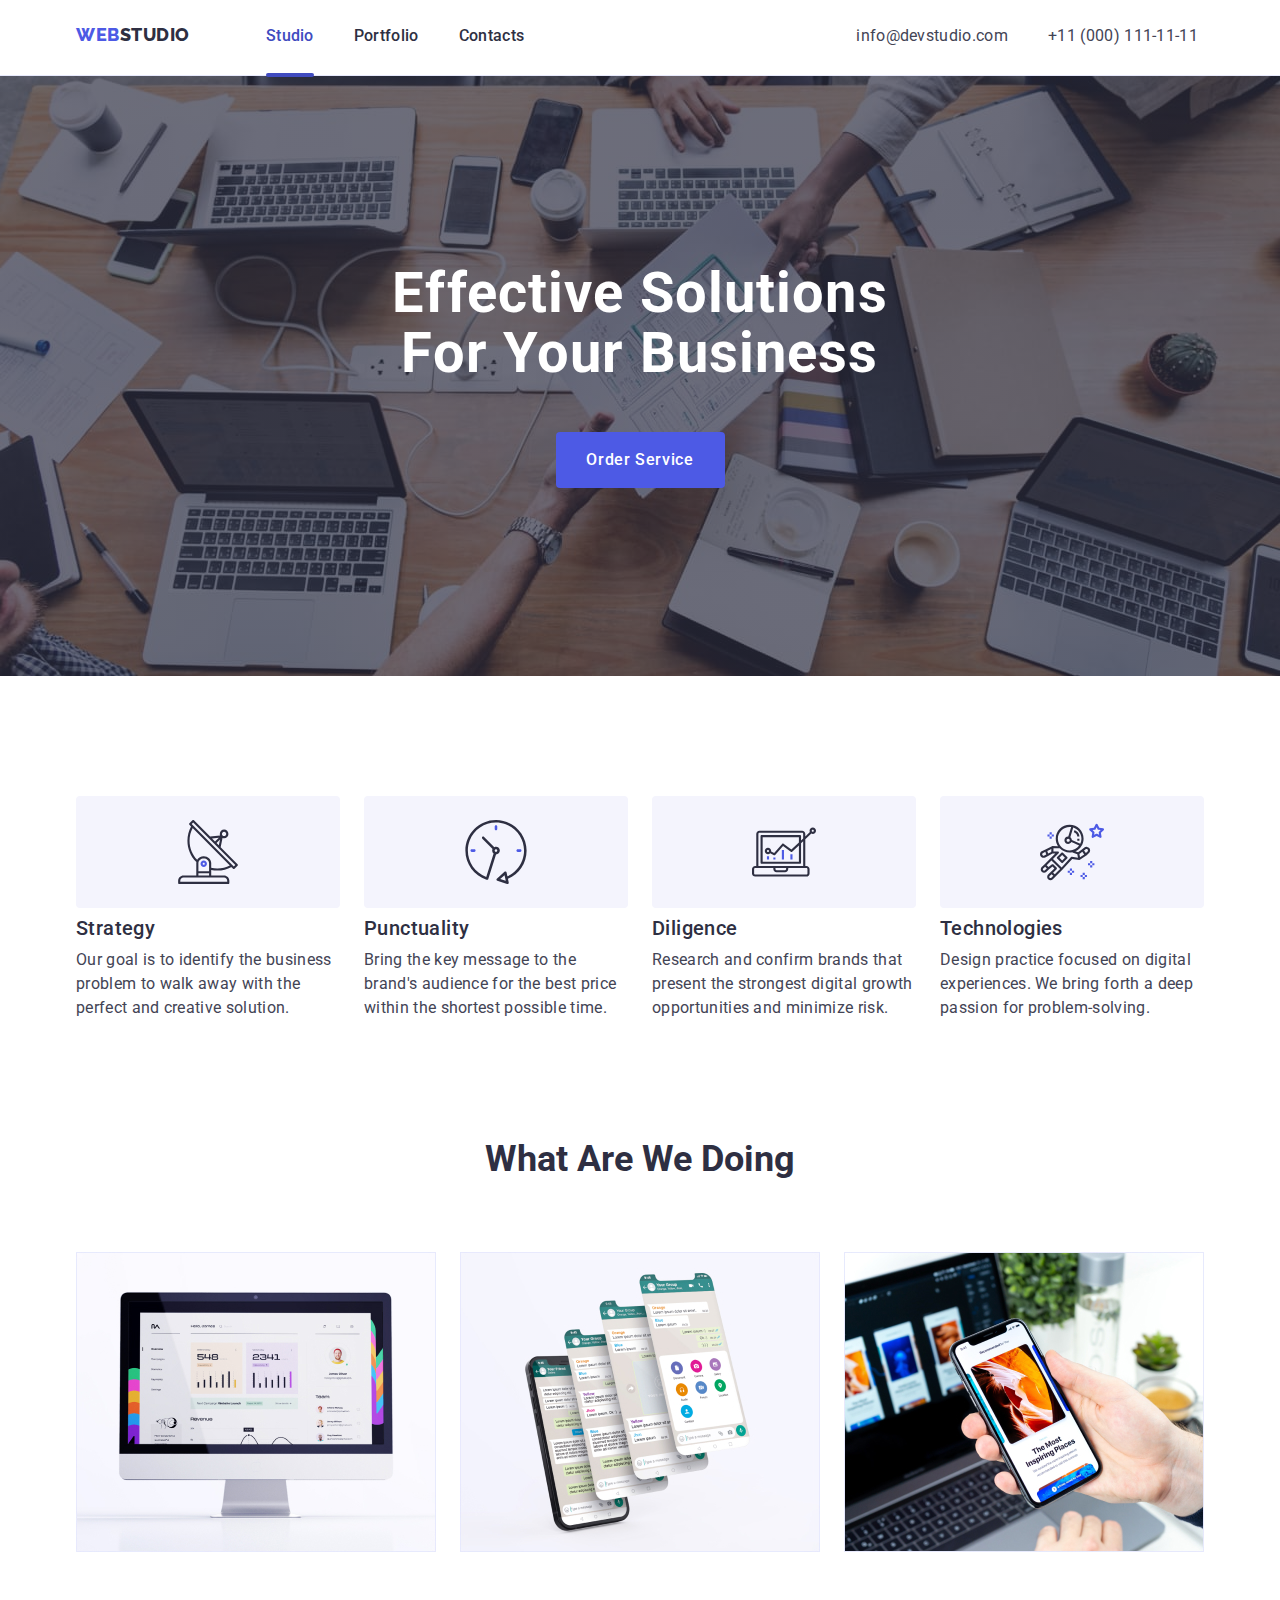
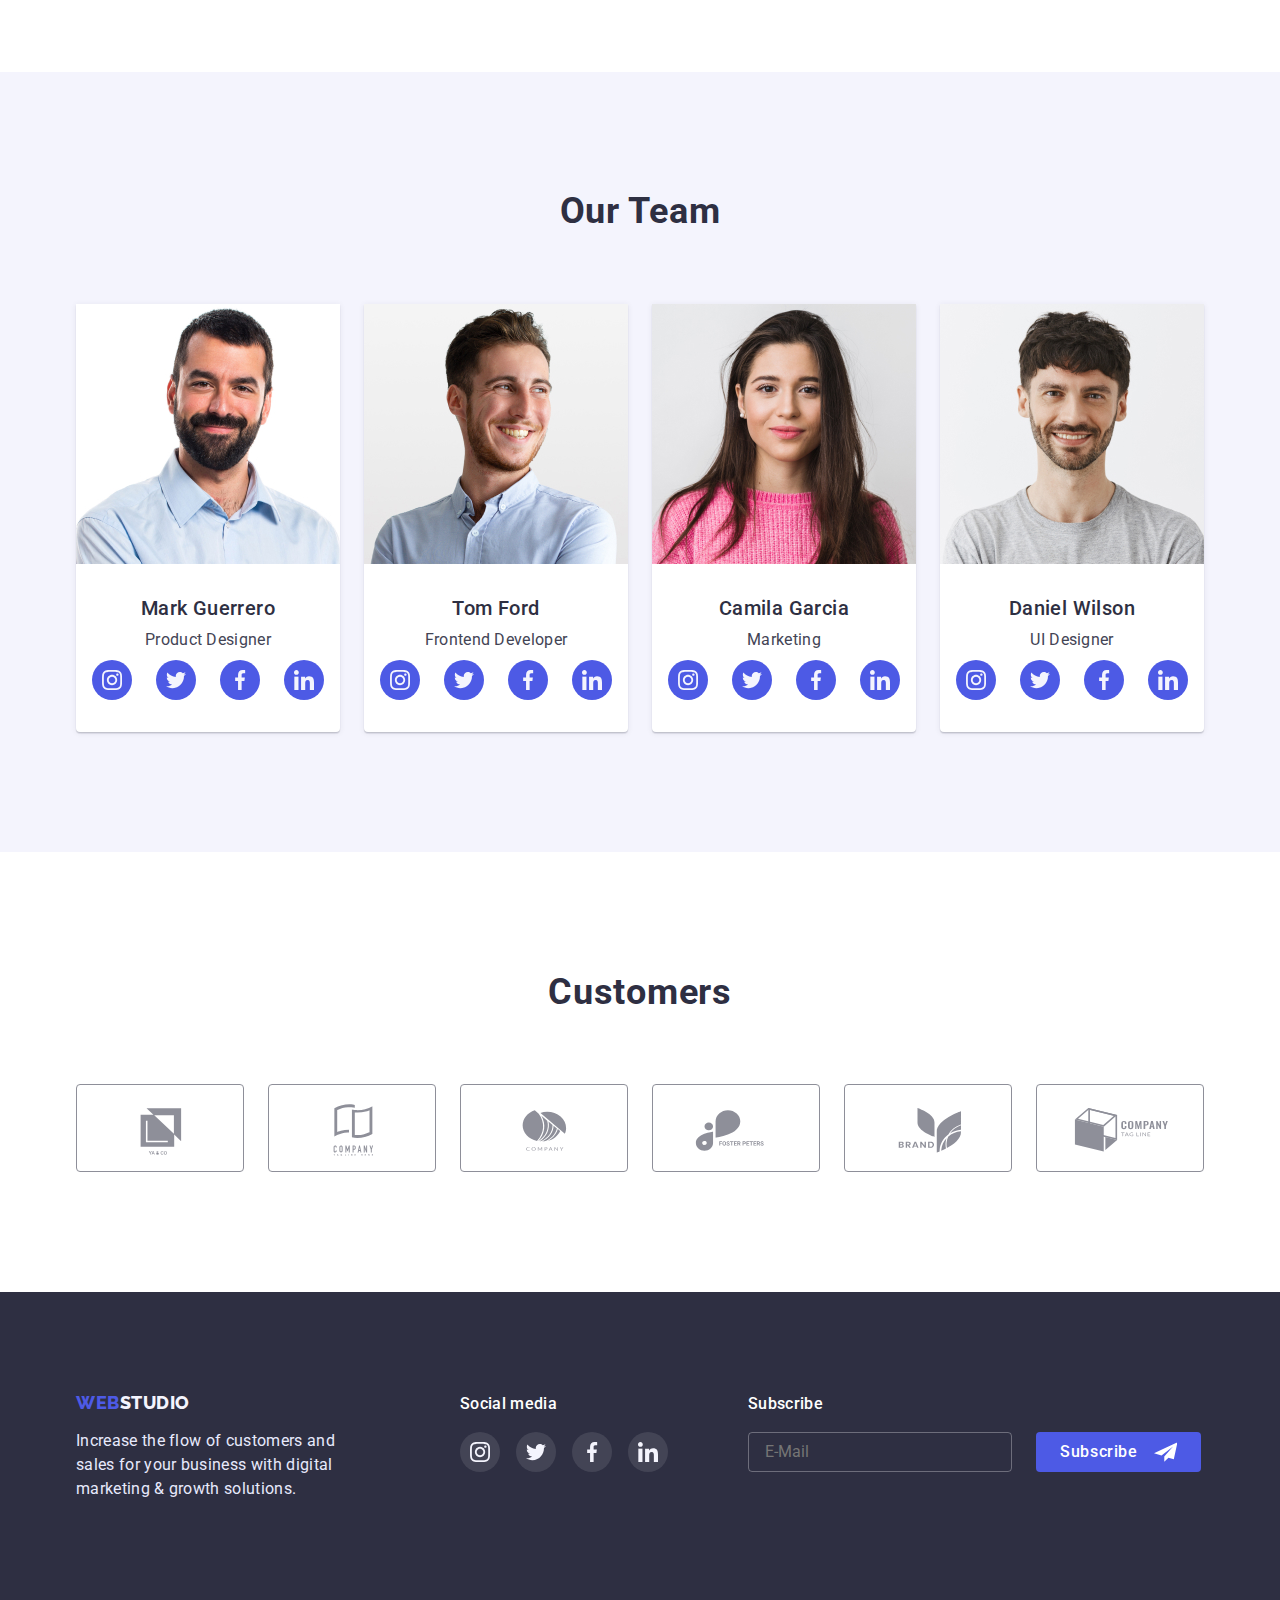
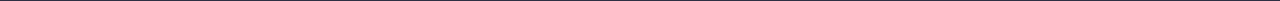
<file: index.html>
<!DOCTYPE html>
<html lang="en">
  <head>
    <meta charset="UTF-8" />
    <meta http-equiv="X-UA-Compatible" content="IE=edge" />
    <meta name="viewport" content="width=device-width, initial-scale=1.0" />
    <title>Document</title>
    <link rel="preconnect" href="https://fonts.googleapis.com">
<link rel="preconnect" href="https://fonts.gstatic.com" crossorigin>
<link href="https://fonts.googleapis.com/css2?family=Raleway:wght@800&family=Roboto:wght@400;500;700;900&display=swap" rel="stylesheet">
  <link rel="stylesheet" href="https://cdnjs.cloudflare.com/ajax/libs/modern-normalize/1.1.0/modern-normalize.min.css">  
  <link rel="stylesheet" href="./css/styles.css">
  <link rel="stylesheet" href="./css/mobile-media.css">
  <link rel="stylesheet" href="./css/tablet-media.css">
  <link rel="stylesheet" href="./css/desktop-media.css">
  </head>
  <body class="body" id="body">
    <!-- Header -->
    <!-- in local storage -->

  <header class="header">
    <div class="container">
      <nav class="header-nav list">
        <a class="header-logo-web link" href="./index.html">WEB<span class="header-logo-studio">Studio</span></a>
          <ul class="header-list list link">
            <li class="header-item">
              <a class="header-link-studio current link" href="./index.html">Studio</a></li>
            <li class="header-item">
              <a class="header-link link" href="./portfolio.html">Portfolio</a></li>
            <li class="header-item">
              <a class="header-link link" href="">Contacts</a></li>
          </ul>
         <address class="address">
            <ul class="address-list list">
              <li>
                <a class="header-mail link" href="mailto:info@devstudio.com">info@devstudio.com</a>
              </li>
              <li>
                <a class="header-tell link" href="tel:+110001111111">+11 (000) 111-11-11</a>
              </li>
            </ul>
          </address>
          <button type="button" data-menu-open class="menu-open-btn">
            <svg class="menu-open-icon">
              <use href="./images/symbol-defs.svg#icon-menu-hamburger"></use>
            </svg>
          </button>
        </nav>
      </div>
      <div class="mob-menu is-hidden" data-menu>
        <button type="button" class="menu-close-btn" data-menu-close>
          <svg class="menu-close-icon">
            <use href="./images/symbol-defs.svg#icon-Vector"></use>
          </svg>
        </button>
        <div>
        <ul class="mob-menu-list list link">
          <li class="mob-menu-item list link">
            <a class="mob-menu-link link" href="./index.html">Studio</a></li>
          <li class="mob-menu-item">
            <a class="mob-menu-link link" href="./portfolio.html">Portfolio</a></li>
          <li class="mob-menu-item">
            <a class="mob-menu-link link" href="">Contacts</a></li>
        </ul>
        </div>
        <div>
       <address class="mob-menu-address">
          <ul class="mob-menu-address-list list link">
            <li>
              <a class="mob-menu-tel" href="tel:+110001111111">+11 (000) 111-11-11</a>
            </li>
            <li>
              <a class="mob-menu-mail" href="mailto:info@devstudio.com">info@devstudio.com</a>
            </li>
          </ul>
          <ul class="mob-soc-list list">
            <li class="mob-soc-item">
              <a class="mob-soc-link link" href="">
                <svg width="20" height="20" class="mob-soc-icon">
                  <use href="./images/symbol-defs.svg#icon-instagram"></use>
                </svg>
              </a>
            </li>
            <li class="mob-soc-item">
              <a class="mob-soc-link link" href="">
                <svg width="20" height="20" class="mob-soc-icon">
                  <use href="./images/symbol-defs.svg#icon-twitter"></use>
                </svg>
              </a>
            </li>
            <li class="mob-soc-item">
              <a class="mob-soc-link link" href="">
                <svg width="20" height="20" class="mob-soc-icon">
                  <use href="./images/symbol-defs.svg#icon-facebook"></use>
                </svg>
              </a>
            </li>
            <li class="mob-soc-item">
              <a class="mob-soc-link link" href="">
                <svg width="20" height="20" class="mob-soc-icon">
                  <use href="./images/symbol-defs.svg#icon-linkedin"></use>
                </svg>
              </a>
            </li>
          </ul>
        </address>
      </div>
    </div>
    </header>

    <!-- Main -->
    <main>
          <!-- ========================== Section 1 Order Service ========================== -->

      <section class="order-service">
          <h1 class="order-title">Effective Solutions for Your Business</h1>
          <button type="button" class="header-btn" data-modal-open>Order Service</button>
      </section>

          <!-- ========================== Section 2 Strategy ========================== -->

      <section class="section-position">
        <div class="container">
          <h2 hidden class="strategy">Strategy</h2>
        <ul class="strategy-list list">
          <li class="strategy-position">
            <div class="strategy-wrap">
              <ul class="list">
                <li>
                  <svg class="strategy-icons">
                    <use href="./images/symbol-defs.svg#icon-antenna"></use>
                  </svg>
                </li>
              </ul>
            </div>
                <h3 class="strategy-title">Strategy</h3>
                <p class="strategy-subtitle">Our goal is to identify the business problem to walk away with the
                perfect and creative solution.
              </p>
          </li>
          <li class="strategy-position">
            <div class="strategy-wrap">
              <ul class="list">
                <li>
                  <svg class="strategy-icons">
                    <use href="./images/symbol-defs.svg#icon-clock"></use>
                  </svg>
                </li>
              </ul> 
            </div>
              <h3 class="strategy-title">Punctuality</h3>
              <p class="strategy-subtitle">Bring the key message to the brand's audience for the best price
              within the shortest possible time.
            </p>
          </li>
          <li class="strategy-position">
            <div class="strategy-wrap">
              <ul class="list">
                <li>
                  <svg class="strategy-icons">
                    <use href="./images/symbol-defs.svg#icon-diagram"></use>
                  </svg>
                </li>
              </ul>
            </div>
              <h3 class="strategy-title">Diligence</h3>
              <p class="strategy-subtitle">Research and confirm brands that present the strongest digital
              growth opportunities and minimize risk.
            </p>
          </li>
          <li class="strategy-position">
            <div class="strategy-wrap">
              <ul class="list">
                <li>
                  <svg class="strategy-icons">
                    <use href="./images/symbol-defs.svg#icon-astronaut"></use>
                  </svg>
                </li>
              </ul>
            </div>
              <h3 class="strategy-title">Technologies</h3>
              <p class="strategy-subtitle">Design practice focused on digital experiences. We bring forth a
              deep passion for problem-solving.
            </p>
          </li>
        </ul>
        </div>
      </section>

          <!-- ========================== Section 3 What are we doing ========================== -->

      <section class="section-about-position container">
        <div>
          <h2 class="about-info">What are we doing</h2>
        <ul class="about-title list">
          <li>
            <img 
            srcset="
              ./images/img-1.jpg 1x, 
              ./images/img-1-2x.jpg 2x"
            src="./images/img-1.jpg" 
            alt="img-1" 
            width="360">
          </li>
          <li>
            <img 
            srcset="
            ./images/img-2.jpg 1x, 
            ./images/img-2-2x.jpg 2x"
            src="./images/img-2.jpg" 
            alt="img-1" 
            width="360">
          </li>
          <li>
            <img 
            srcset="
            ./images/img-3.jpg 1x, 
            ./images/img-3-2x.jpg 2x"
            src="./images/img-3.jpg" 
            alt="img-1" 
            width="360">
          </li>
        </ul>
      </div>
      </section>

          <!-- ========================== Section 4 Our Team ========================== -->

      <section class="hero-container">
        <div class="container">
          <h2 class="hero">Our Team</h2>
            <ul class="hero-list list">
              <li class="hero-border">
                <img 
                srcset="
                  ./images/Team-card-1.jpg 1x, 
                  ./images/Team-card-1-2x.jpg 2x"
                src="./images/Team-card-1.jpg" 
                alt="Team-card-1" 
                width="264">
                <div class="hero-content">
                  <h3 class="hero-title">Mark Guerrero</h3>
                  <p class="hero-subtitle">Product Designer</p>
                  <ul class="team-soc-list list">
                    <li class="team-soc-item">
                      <a class="team-soc-link link" href="">
                        <svg width="20" height="20" class="team-soc-icon">
                          <use href="./images/symbol-defs.svg#icon-instagram"></use>
                        </svg>
                      </a>
                    </li>
                    <li class="team-soc-item">
                      <a class="team-soc-link link" href="">
                        <svg width="20" height="20" class="team-soc-icon">
                          <use href="./images/symbol-defs.svg#icon-twitter"></use>
                        </svg>
                      </a>
                    </li>
                    <li class="team-soc-item">
                      <a class="team-soc-link link" href="">
                        <svg width="20" height="20" class="team-soc-icon">
                          <use href="./images/symbol-defs.svg#icon-facebook"></use>
                        </svg>
                      </a>
                    </li>
                    <li class="team-soc-item">
                      <a class="team-soc-link link" href="">
                        <svg width="20" height="20" class="team-soc-icon">
                          <use href="./images/symbol-defs.svg#icon-linkedin"></use>
                        </svg>
                      </a>
                    </li>
                  </ul>
                </div>
              </li>
              <li class="hero-border">
                <img 
                srcset="
                  ./images/Team-card-2.jpg 1x, 
                  ./images/Team-card-2-2x.jpg 2x"
                src="./images/Team-card-2.jpg" 
                alt="Team-card-2" 
                width="264">
                <div class="hero-content">
                  <h3 class="hero-title">Tom Ford</h3>
                  <p class="hero-subtitle">Frontend Developer</p>
                  <ul class="team-soc-list list">
                    <li class="team-soc-item">
                      <a class="team-soc-link link" href="">
                        <svg width="20" height="20" class="team-soc-icon">
                          <use href="./images/symbol-defs.svg#icon-instagram"></use>
                        </svg>
                      </a>
                    </li>
                    <li class="team-soc-item">
                      <a class="team-soc-link link" href="">
                        <svg width="20" height="20" class="team-soc-icon">
                          <use href="./images/symbol-defs.svg#icon-twitter"></use>
                        </svg>
                      </a>
                    </li>
                    <li class="team-soc-item">
                      <a class="team-soc-link link" href="">
                        <svg width="20" height="20" class="team-soc-icon">
                          <use href="./images/symbol-defs.svg#icon-facebook"></use>
                        </svg>
                      </a>
                    </li>
                    <li class="team-soc-item">
                      <a class="team-soc-link link" href="">
                        <svg width="20" height="20" class="team-soc-icon">
                          <use href="./images/symbol-defs.svg#icon-linkedin"></use>
                        </svg>
                      </a>
                    </li>
                  </ul>
                </div>
              </li>
              <li class="hero-border">
                <img 
                srcset="
                  ./images/Team-card-3.jpg 1x, 
                  ./images/Team-card-3-2x.jpg 2x"
                src="./images/Team-card-3.jpg" 
                alt="Team-card-3" 
                width="264">
                <div class="hero-content">
                    <h3 class="hero-title">Camila Garcia</h3>
                    <p class="hero-subtitle">Marketing</p>
                    <ul class="team-soc-list list">
                      <li class="team-soc-item">
                        <a class="team-soc-link link" href="">
                          <svg width="20" height="20" class="team-soc-icon">
                            <use href="./images/symbol-defs.svg#icon-instagram"></use>
                          </svg>
                        </a>
                      </li>
                      <li class="team-soc-item">
                        <a class="team-soc-link link" href="">
                          <svg width="20" height="20" class="team-soc-icon">
                            <use href="./images/symbol-defs.svg#icon-twitter"></use>
                          </svg>
                        </a>
                      </li>
                      <li class="team-soc-item">
                        <a class="team-soc-link link" href="">
                          <svg width="20" height="20" class="team-soc-icon">
                            <use href="./images/symbol-defs.svg#icon-facebook"></use>
                          </svg>
                        </a>
                      </li>
                      <li class="team-soc-item">
                        <a class="team-soc-link link" href="">
                          <svg width="20" height="20" class="team-soc-icon">
                            <use href="./images/symbol-defs.svg#icon-linkedin"></use>
                          </svg>
                        </a>
                      </li>
                    </ul>
                </div>
              </li>
              <li class="hero-border">
                <img 
                srcset="
                  ./images/Team-card-4.jpg 1x, 
                  ./images/Team-card-4-2x.jpg 2x"
                src="./images/Team-card-4.jpg" 
                alt="Team-card-4" 
                width="264">
                <div class="hero-content">
                  <h3 class="hero-title">Daniel Wilson</h3>
                  <p class="hero-subtitle">UI Designer</p>
                  <ul class="team-soc-list list">
                    <li class="team-soc-item">
                      <a class="team-soc-link link" href="">
                        <svg width="20" height="20" class="team-soc-icon">
                          <use href="./images/symbol-defs.svg#icon-instagram"></use>
                        </svg>
                      </a>
                    </li>
                    <li class="team-soc-item">
                      <a class="team-soc-link link" href="">
                        <svg width="20" height="20" class="team-soc-icon">
                          <use href="./images/symbol-defs.svg#icon-twitter"></use>
                        </svg>
                      </a>
                    </li>
                    <li class="team-soc-item">
                      <a class="team-soc-link link" href="">
                        <svg width="20" height="20" class="team-soc-icon">
                          <use href="./images/symbol-defs.svg#icon-facebook"></use>
                        </svg>
                      </a>
                    </li>
                    <li class="team-soc-item">
                      <a class="team-soc-link link" href="">
                        <svg width="20" height="20" class="team-soc-icon">
                          <use href="./images/symbol-defs.svg#icon-linkedin"></use>
                        </svg>
                      </a>
                    </li>
                  </ul>
                </div>
              </li>
            </ul>
        </div>
      </section>

          <!-- ========================== Customers ========================== -->

      <section class="customers-section">
        <h2 class="customers">Customers</h2>
        <ul class="customers-content container list">
          <li class="customers-list">
            <a class="customers-tittle" href="">
              <svg width="104" height="56" class="customers-icon">
                <use href="./images/symbol-defs.svg#icon-Logo-1"></use>
              </svg></a>
          </li>
          <li class="customers-list">
            <a class="customers-tittle" href="">
              <svg width="104" height="56" class="customers-icon">
                <use href="./images/symbol-defs.svg#icon-Logo-2"></use>
              </svg></a>
          </li>
          <li class="customers-list">
            <a class="customers-tittle" href="">
              <svg width="104" height="56" class="customers-icon">
                <use href="./images/symbol-defs.svg#icon-Logo-3"></use>
              </svg></a>
          </li>
          <li class="customers-list">
            <a class="customers-tittle" href="">
              <svg width="104" height="56" class="customers-icon">
                <use href="./images/symbol-defs.svg#icon-Logo-4"></use>
              </svg></a>
          </li>
          <li class="customers-list">
            <a class="customers-tittle" href="">
              <svg width="104" height="56" class="customers-icon">
                <use href="./images/symbol-defs.svg#icon-Logo-5"></use>
              </svg></a>
          </li>
          <li class="customers-list">
            <a class="customers-tittle" href="">
              <svg width="104" height="56" class="customers-icon">
                <use href="./images/symbol-defs.svg#icon-Logo-6"></use>
              </svg></a>
          </li>
        </ul>
      </section>

    </main>        
    <!-- Footer -->

    <footer class="footer">
      <div class="container footer-position-tablet">  
        <div class="footer-content">

          <div class="footer-position">
            <a class="footer-logo-web link" href="./index.html">WEB<span class="footer-logo-studio">Studio</span></a>
            <p class="footer-logo-text">Increase the flow of customers and sales for your business with digital marketing & growth solutions.</p>
          </div>

          <div class="footer-soc-tablet">
            <h3 class="footer-soc-title">Social media</h3>
              <ul class="footer-soc-list list">
                <li class="footer-team-soc-item">
                  <a class="footer-team-soc-link link" href="">
                    <svg width="20" height="20" class="footer-team-soc-icon">
                      <use href="./images/symbol-defs.svg#icon-instagram"></use>
                    </svg>
                  </a>
              </li>
              <li class="footer-team-soc-item">
                <a class="footer-team-soc-link link" href="">
                  <svg width="20" height="20" class="footer-team-soc-icon">
                    <use href="./images/symbol-defs.svg#icon-twitter"></use>
                  </svg>
                </a>
              </li>
              <li class="footer-team-soc-item">
                <a class="footer-team-soc-link link" href="">
                  <svg width="20" height="20" class="footer-team-soc-icon">
                    <use href="./images/symbol-defs.svg#icon-facebook"></use>
                  </svg>
                </a>
              </li>
              <li class="footer-team-soc-item">
                <a class="footer-team-soc-link link" href="">
                  <svg width="20" height="20" class="footer-team-soc-icon">
                    <use href="./images/symbol-defs.svg#icon-linkedin"></use>
                  </svg>
                </a>
              </li>
            </ul>
          </div>

          <div class="footer-soc-subcribe">
            <p class="footer-soc-title">Subscribe</p>
                <div class="subcribe-container-container">
                  <input 
                  class="subcribe-input"
                  type="email"
                  id="user-subcribe"
                  name="user-subcribe"
                  placeholder="E-Mail"
                  >
                  <button type="button" class="subscribe-btn">Subscribe
                    <svg width="24" height="24" class="subscribe-input-icon">
                      <use href="./images/symbol-defs.svg#icon-icon-send"></use>
                  </svg>
                  </button>
                </div>



          </div>
        </div>
      </div>
    </footer>

    <div class="backdrop is-hidden" data-modal>
      <div class="modal">
        <button type="button" class="modal-close-btn" data-modal-close>
          <svg width="8" height="8" class="modal-close-btn-icon">
            <use href="./images/symbol-defs.svg#icon-Vector">
            </use>
          </svg>
        </button> 

          <!-- ========================== Modal Window ========================== -->

  <div class="modal-window">
        <p class="modal-title">Leave your contacts and we will call you back</p>
          <form class="modal-form">
            <label for="user-name"></label>
              <span class="modal-label-text">Name</span> 
                <div class="input-wrap">
                  <input 
                  type="text" 
                  class="modal-input" 
                  placeholder=""
                  id="user-name" 
                  name="user-name"
                  required
                  minlength="2">
                    <svg width="18" height="24" class="modal-input-icon" viewBox="0 0 32 32"> 
                     <use href="./images/symbol-defs.svg#icon-person"></use>
                      <path d="M16 16c2.947 0 5.333-2.387 5.333-5.333s-2.387-5.333-5.333-5.333c-2.947 0-5.333 2.387-5.333 5.333s2.387 5.333 5.333 5.333zM16 18.667c-3.56 0-10.667 1.787-10.667 5.333v1.333c0 0.733 0.6 1.333 1.333 1.333h18.667c0.733 0 1.333-0.6 1.333-1.333v-1.333c0-3.547-7.107-5.333-10.667-5.333z"></path></svg>
                </div> 
            <label for="user-phone"></label>
              <span class="modal-label-text">Phone</span> 
                <div class="input-wrap">  
                  <input 
                  type="tel" 
                  class="modal-input" 
                  placeholder="" 
                  name="user-phone"
                  id="user-phone"
                  required
                  minlength="2">
                    <svg width="18" height="24" class="modal-input-icon" viewBox="0 0 24 32">
                      <use href="./images/symbol-defs.svg#icon-phone-black-18dp-1"></use> 
                      <path d="M19.635 18.487l-2.451-0.28c-0.589-0.067-1.167 0.135-1.582 0.55l-1.775 1.775c-2.731-1.389-4.969-3.618-6.359-6.359l1.785-1.785c0.415-0.415 0.618-0.994 0.55-1.582l-0.28-2.432c-0.116-0.975-0.936-1.708-1.92-1.708h-1.669c-1.090 0-1.997 0.907-1.93 1.997 0.511 8.24 7.102 14.821 15.332 15.332 1.090 0.068 1.997-0.839 1.997-1.93v-1.669c0.010-0.975-0.724-1.795-1.698-1.911z"></path></svg>
                </div> 
            <label for="user-mail"></label>
              <span class="modal-label-text">Email</span> 
                <div class="input-wrap">  
                  <input 
                  type="email" 
                  class="modal-input" 
                  placeholder="" 
                  name="user-mail"
                  id="user-mail"
                  required
                  minlength="2">
                    <svg width="18" height="24" class="modal-input-icon"  viewBox="0 0 24 32">
                      <use href="./images/symbol-defs.svg#icon-email-black-18dp-1"></use> 
                      <path d="M20 8h-16c-1.1 0-1.99 0.9-1.99 2l-0.010 12c0 1.1 0.9 2 2 2h16c1.1 0 2-0.9 2-2v-12c0-1.1-0.9-2-2-2zM19.6 12.25l-7.070 4.42c-0.32 0.2-0.74 0.2-1.060 0l-7.070-4.42c-0.25-0.16-0.4-0.43-0.4-0.72 0-0.67 0.73-1.070 1.3-0.72l6.7 4.19 6.7-4.19c0.57-0.35 1.3 0.050 1.3 0.72 0 0.29-0.15 0.56-0.4 0.72z"></path></svg>
                </div> 
            <label for="textarea" class="modal-field"></label>
              <span class="modal-label-text">Comment</span> 
                <div class="input-wrap">
                <textarea 
                class="modal-textarea"
                name="textarea" 
                id="textarea" 
                placeholder="Text input"></textarea>
                </div>
                <div class="modal-field">
                  <input type="checkbox" 
                  id="privacy" 
                  value="true"
                  class="modal-check visually-hidden"
                  name="user-privacy" 
                  >
                  <label for="privacy" class="check-text">I accept the terms and conditions of the<a class="privacy-policy" href="">Privacy Policy</a></label>
                </div>
                <div class="submit-btn-title">
                  <button type="submit" class="submit-btn">Send</button>
                </div>
        </form>
      </div>
    </div>
  </div>
    <script src="./js/modal.js"></script>
    <script src="./js/mobile-menu.js"></script>
  </body>
</html>
</file>
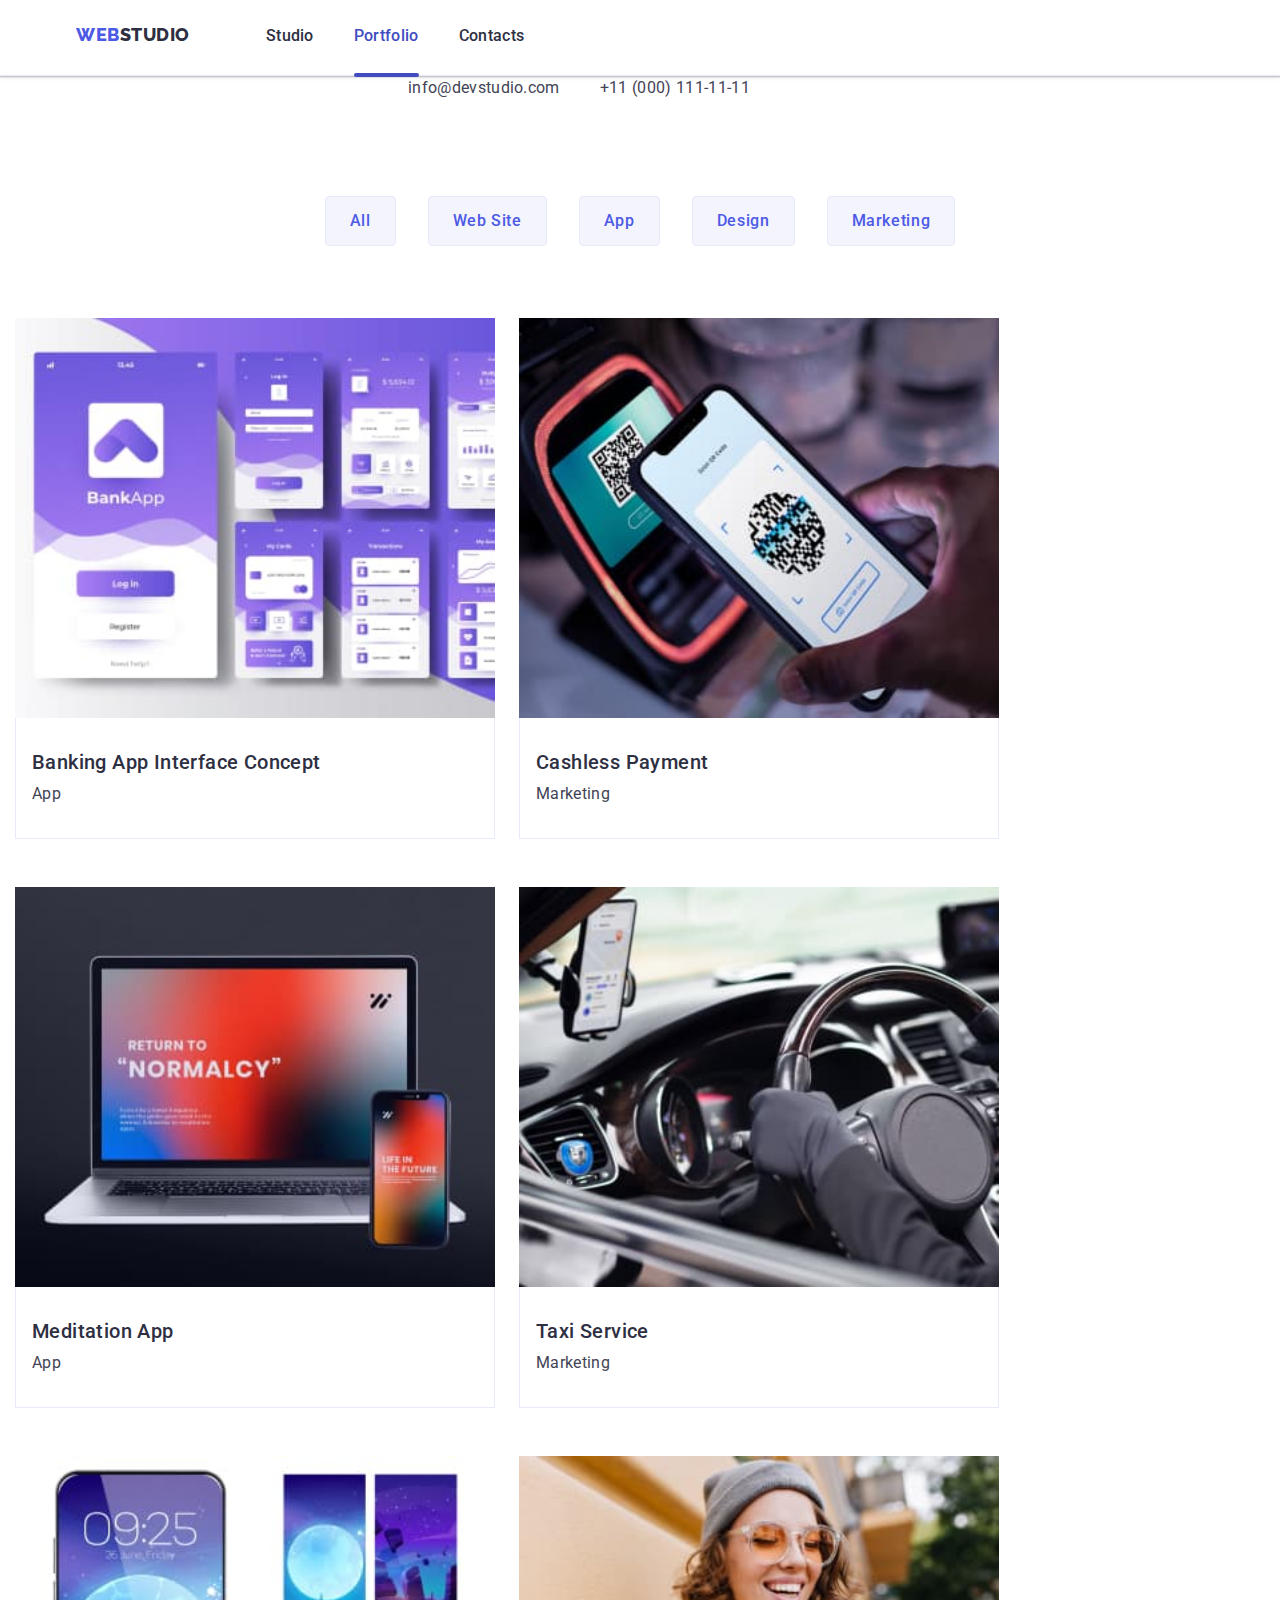
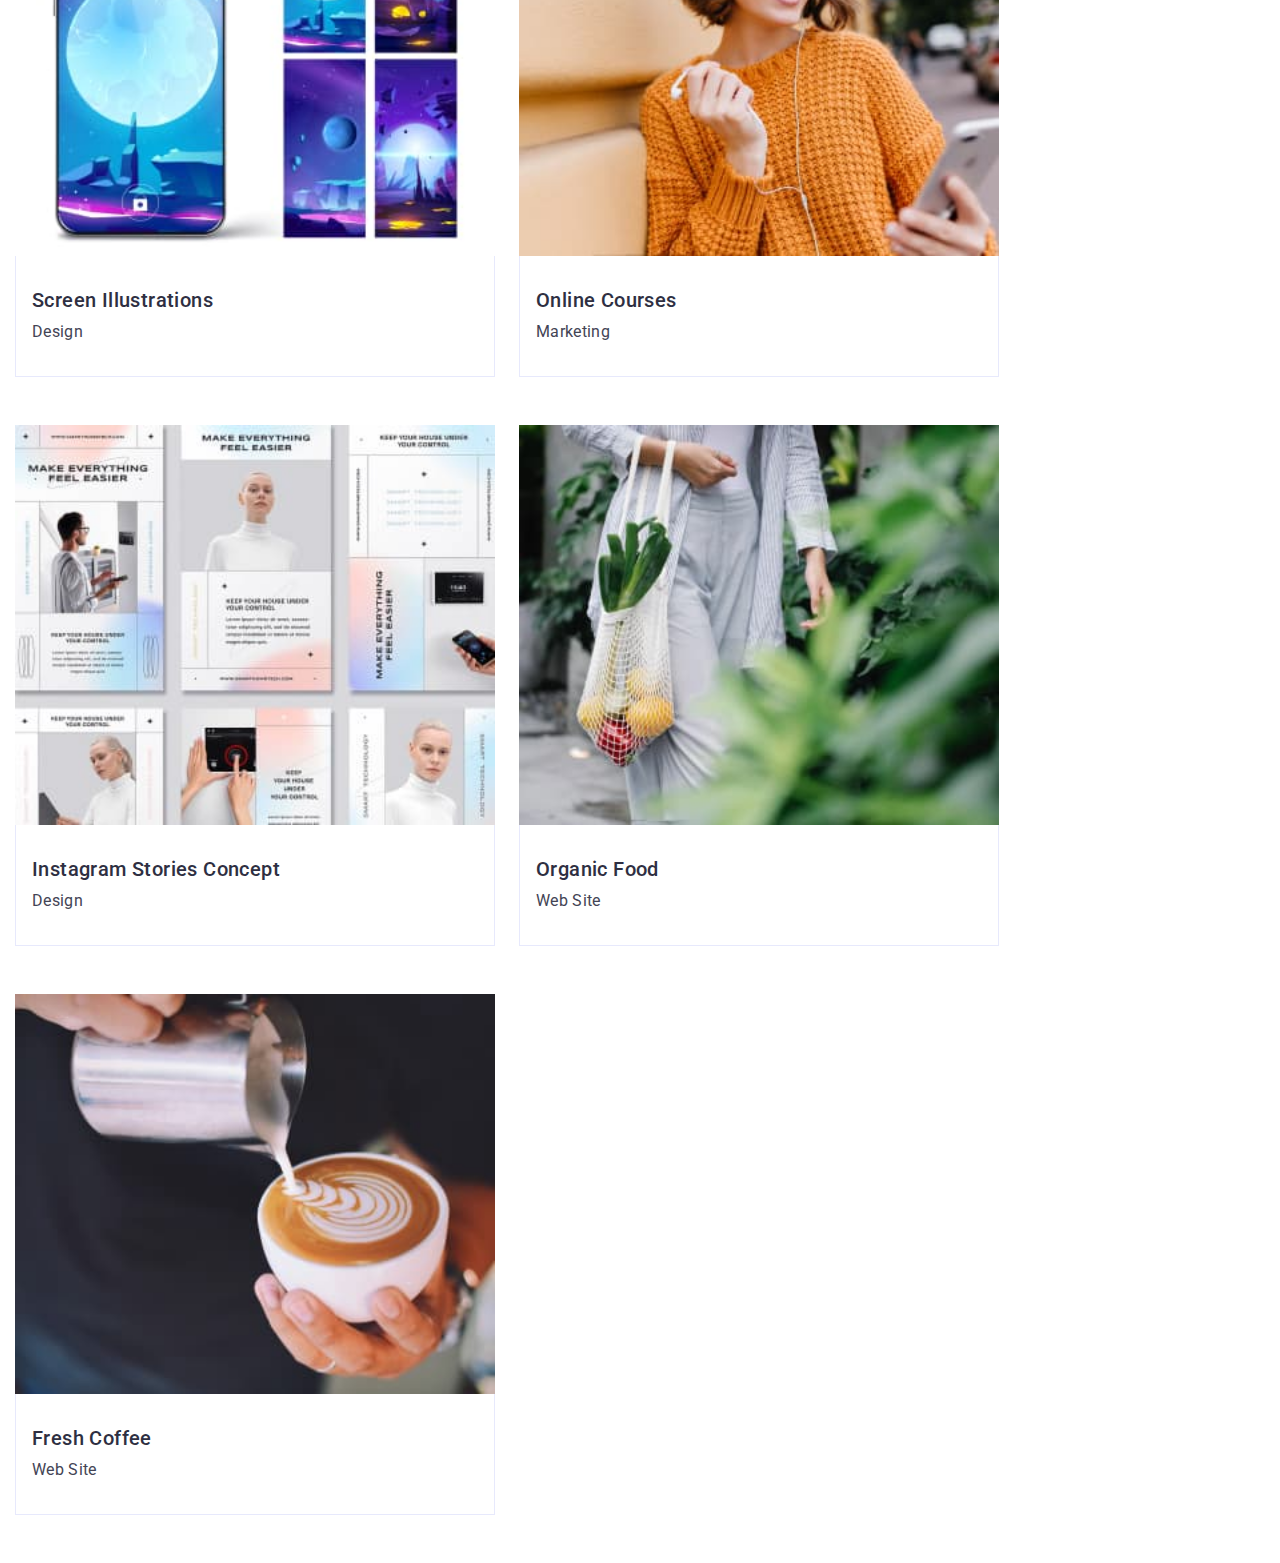
<file: portfolio.html>
<!DOCTYPE html>
<html lang="en">
  <head>
    <meta charset="UTF-8"/>
    <meta http-equiv="X-UA-Compatible" content="IE=edge"/>
    <meta name="viewport" content="width=, initial-scale=1.0"/>
    <title>Document</title>
    <link rel="preconnect" href="https://fonts.googleapis.com">
<link rel="preconnect" href="https://fonts.gstatic.com" crossorigin>
<link href="https://fonts.googleapis.com/css2?family=Raleway:wght@800&family=Roboto:wght@400;500;700;900&display=swap" rel="stylesheet">
<link rel="stylesheet" href="https://cdnjs.cloudflare.com/ajax/libs/modern-normalize/1.1.0/modern-normalize.min.css">
    <link rel="stylesheet" href="./css/styles.css">
    <link rel="stylesheet" href="./css/mobile-media.css">
    <link rel="stylesheet" href="./css/tablet-media.css">
    <link rel="stylesheet" href="./css/desktop-media.css">
  </head>
  <body class="body" id="body">
        <!-- Header -->

        <header class="header">
            <div class="container">
                <nav class="header-nav list">
                <a class="header-logo-web link" href="./index.html">WEB<span class="header-logo-studio link">studio</span></a>
                <ul class="header-list list link">
                    <li class="header-item">
                    <a class="header-link link" href="./index.html">Studio</a></li>
                    <li class="header-item">
                    <a class="header-link-studio current link" href="./portfolio.html">Portfolio</a></li>
                    <li class="header-item">
                    <a class="header-link link" href="">Contacts</a></li>
                </ul>
                </nav>
                <address class="address">
                    <ul class="address-list list">
                    <li>
                        <a class="header-mail link" href="mailto:info@devstudio.com">info@devstudio.com</a>
                    </li>
                    <li>
                        <a class="header-tell link" href="tel:+110001111111">+11 (000) 111-11-11</a>
                    </li>
                    </ul>
                </address>
            </div>
          </header>

        <!-- Main -->
        <main>

            <section>
                <h1 hidden>portfolio</h1>
                <div class="container-portfolio">
                        <ul class="portfolio-btn-list list">
                        <li><button class="portfolio-btn" type="button">All</button></li>
                        <li><button class="portfolio-btn" type="button">Web Site</button></li>
                        <li><button class="portfolio-btn" type="button">App</button></li>
                        <li><button class="portfolio-btn" type="button">Design</button></li>
                        <li><button class="portfolio-btn" type="button">Marketing</button></li>
                    </ul>
                    <ul class="portfolio-about list">
                      <li class="portfolio-title">
                        <div class="portfolio-list-img-wrapper">
                          <a class="portfolio-title-overlay" href=""><img 
                            srcset="
                              ./images/Project-card-1.jpg 1x, 
                              ./images/Project-card-1-2x.jpg 2x"
                            src="./images/Project-card-1.jpg" 
                            alt="Project-card-1"></a>                        
                                <p class="portfolio-overlay">14 Stylish and User-Friendly App Design Concepts · Task Manager App · Calorie Tracker App · Exotic Fruit Ecommerce App · Cloud Storage App</p>  
                                  </div>
                                <div class="portfolio-image">
                                      <h2 class="strategy-title">Banking App Interface Concept</h2>
                                      <p class="strategy-subtitle">App</p>
                                  </div> 
                      </li>
                        <li class="portfolio-title">
                          <div class="portfolio-list-img-wrapper">
                              <a class="portfolio-title-overlay" href=""><img 
                                srcset="
                                  ./images/Project-card-2.jpg 1x, 
                                  ./images/Project-card-2-2x.jpg 2x"
                                src="./images/Project-card-2.jpg" 
                                alt="Project-card-2"></a>
                                  <p class="portfolio-overlay">14 Stylish and User-Friendly App Design Concepts · Task Manager App · Calorie Tracker App · Exotic Fruit Ecommerce App · Cloud Storage App</p>  
                                    </div>
                                  <div class="portfolio-image">  
                                        <h2 class="strategy-title">Cashless Payment</h2>
                                        <p class="strategy-subtitle">Marketing</p>
                                    </div>
                        </li>
                       <li class="portfolio-title">
                        <div class="portfolio-list-img-wrapper">
                                <a class="portfolio-title-overlay" href=""><img 
                                  srcset="
                                    ./images/Project-card-3.jpg 1x, 
                                    ./images/Project-card-3-2x.jpg 2x"
                                  src="./images/Project-card-3.jpg" 
                                  alt="Project-card-3"></a>
                                  <p class="portfolio-overlay">14 Stylish and User-Friendly App Design Concepts · Task Manager App · Calorie Tracker App · Exotic Fruit Ecommerce App · Cloud Storage App</p>  
                                </div>
                                  <div class="portfolio-image">
                                        <h2 class="strategy-title">Meditation App</h2>
                                        <p class="strategy-subtitle">App</p>
                                    </div>
                        </li>                   
                        <li class="portfolio-title">
                          <div class="portfolio-list-img-wrapper">       
                          <a class="link" href=""><img 
                            srcset="
                              ./images/Project-card-4.jpg 1x, 
                              ./images/Project-card-4-2x.jpg 2x"
                            src="./images/Project-card-4.jpg" 
                            alt="Project-card-1"></a>    
                            <p class="portfolio-overlay">14 Stylish and User-Friendly App Design Concepts · Task Manager App · Calorie Tracker App · Exotic Fruit Ecommerce App · Cloud Storage App</p>  
                                </div>        
                              <div class="portfolio-image">
                                        <h2 class="strategy-title">Taxi Service</h2>
                                        <p class="strategy-subtitle">Marketing</p>
                                    </div>
                        </li>
                        <li class="portfolio-title">
                          <div class="portfolio-list-img-wrapper"> 
                                <a class="link" href=""><img 
                                  srcset="
                                    ./images/Project-card-5.jpg 1x, 
                                    ./images/Project-card-5-2x.jpg 2x"
                                  src="./images/Project-card-5.jpg" 
                                  alt="Project-card-2"></a>
                                  <p class="portfolio-overlay">14 Stylish and User-Friendly App Design Concepts · Task Manager App · Calorie Tracker App · Exotic Fruit Ecommerce App · Cloud Storage App</p>  
                                </div>  
                                    <div class="portfolio-image">
                                        <h2 class="strategy-title">Screen Illustrations</h2>
                                        <p class="strategy-subtitle">Design</p>
                                    </div>
                        </li>
                        <li class="portfolio-title">
                          <div class="portfolio-list-img-wrapper"> 
                                <a class="link" href=""><img 
                                  srcset="
                                    ./images/Project-card-6.jpg 1x, 
                                    ./images/Project-card-6-2x.jpg 2x"
                                  src="./images/Project-card-6.jpg" 
                                  alt="Project-card-3"></a> 
                                  <p class="portfolio-overlay">14 Stylish and User-Friendly App Design Concepts · Task Manager App · Calorie Tracker App · Exotic Fruit Ecommerce App · Cloud Storage App</p>  
                                </div>  
                                    <div class="portfolio-image">
                                        <h2 class="strategy-title">Online Courses</h2>
                                        <p class="strategy-subtitle">Marketing</p>
                                    </div>
                        </li>
                        <li class="portfolio-title">
                          <div class="portfolio-list-img-wrapper"> 
                                <a class="link" href=""><img 
                                  srcset="
                                    ./images/Project-card-7.jpg 1x, 
                                    ./images/Project-card-7-2x.jpg 2x"
                                  src="./images/Project-card-7.jpg" 
                                  alt="Project-card-1"></a>
                                  <p class="portfolio-overlay">14 Stylish and User-Friendly App Design Concepts · Task Manager App · Calorie Tracker App · Exotic Fruit Ecommerce App · Cloud Storage App</p>  
                                </div>  
                                  <div class="portfolio-image">
                                        <h2 class="strategy-title">Instagram Stories Concept</h2>
                                        <p class="strategy-subtitle">Design</p>
                                    </div>
                        </li>
                        <li class="portfolio-title">
                          <div class="portfolio-list-img-wrapper"> 
                                <a class="link" href=""><img 
                                  srcset="
                                    ./images/Project-card-8.jpg 1x, 
                                    ./images/Project-card-8-2x.jpg 2x"
                                  src="./images/Project-card-8.jpg" 
                                  alt="Project-card-2"></a>
                                  <p class="portfolio-overlay">14 Stylish and User-Friendly App Design Concepts · Task Manager App · Calorie Tracker App · Exotic Fruit Ecommerce App · Cloud Storage App</p>  
                                </div>  
                                  <div class="portfolio-image">
                                        <h2 class="strategy-title">Organic Food</h2>
                                        <p class="strategy-subtitle">Web Site</p>
                                    </div>
                        </li>
                        <li class="portfolio-title">
                          <div class="portfolio-list-img-wrapper">
                                <a class="link" href=""><img 
                                  srcset="
                                    ./images/Project-card-9.jpg 1x, 
                                    ./images/Project-card-9-2x.jpg 2x"
                                  src="./images/Project-card-9.jpg" 
                                  alt="Project-card-3"></a>
                                  <p class="portfolio-overlay">14 Stylish and User-Friendly App Design Concepts · Task Manager App · Calorie Tracker App · Exotic Fruit Ecommerce App · Cloud Storage App</p>  
                                </div>    
                                  <div class="portfolio-image">
                                        <h2 class="strategy-title">Fresh Coffee</h2>
                                        <p class="strategy-subtitle">Web Site</p>
                                  </div>
                        </li>
                    </ul>  
                  </div>
            </section>
        </main>

        <!-- Footer -->

      <!-- <footer class="footer">
            <div class="container">
              <div class="footer-position">
              <a class="footer-logo-web link" href="./index.html">WEB<span class="footer-logo-studio">Studio</span></a>
              <p class="footer-logo-text">Increase the flow of customers and sales for your business with digital marketing & growth solutions.</p>
            </div>
            <div class="footer-soc">
                <h3 class="footer-soc-title">Social media</h3>
                    <ul class="footer-soc-list list">
                        <li class="footer-team-soc-item">
                          <a class="footer-team-soc-link link" href="">
                            <svg width="20" height="20" class="footer-team-soc-icon">
                              <use href="./images/symbol-defs.svg#icon-instagram"></use>
                            </svg>
                          </a>
                      </li>
                      <li class="footer-team-soc-item">
                        <a class="footer-team-soc-link link" href="">
                          <svg width="20" height="20" class="footer-team-soc-icon">
                            <use href="./images/symbol-defs.svg#icon-twitter"></use>
                          </svg>
                        </a>
                      </li>
                      <li class="footer-team-soc-item">
                        <a class="footer-team-soc-link link" href="">
                          <svg width="20" height="20" class="footer-team-soc-icon">
                            <use href="./images/symbol-defs.svg#icon-facebook"></use>
                          </svg>
                        </a>
                      </li>
                      <li class="footer-team-soc-item">
                        <a class="footer-team-soc-link link" href="">
                          <svg width="20" height="20" class="footer-team-soc-icon">
                            <use href="./images/symbol-defs.svg#icon-linkedin"></use>
                          </svg>
                        </a>
                      </li>
                    </ul>
                  </div>
                  <div class="footer-soc-subcribe">
                    <p class="footer-soc-title">Subscribe</p>
                    <form class="footer-subcribe-form"></form>
                    <div class="subcribe-container-container">
                      <input 
                      class="subcribe-input"
                      type="email"
                      id="user-subcribe"
                      name="user-subcribe"
                      placeholder="E-Mail"
                      >
                      <button type="button" class="subscribe-btn">Subscribe
                        <svg width="24" height="24" class="subscribe-input-icon">
                          <use href="./images/symbol-defs.svg#icon-icon-send"></use>
                      </svg>
                      </button>
                    </div>
                  </div>
                  </div>
                </footer> -->
                <div class="backdrop is-hidden" data-modal>
                  <div class="modal">
                    <button type="button" class="modal-close-btn" data-modal-close>
                      <svg width="8" height="8" class="modal-close-btn-icon">
                        <use href="./images/symbol-defs.svg#icon-Vector">
                        </use>
                      </svg>
                    </button> 
            </div>
            </div>
   </body>
</html>
</file>
<file: css/styles.css>
:root {
--IRIS: #4D5AE5;
--OCEAN: #404BBF;
--NAVY-BLUE: #2E2F42;
--GREEN: #31D0AA;
--SLATE: #434455;
--LIGHT-SLATE: #8E8F99;
--CORNFLOWER: #E7E9FC;
--CLOUD: #F4F4FD;
--NAVY-BLUE-MODAL: #2E2F42;
--GREY: #2E2F42;
--WHITE: #FFFFFF;
--DAIRY: #FCFCFC;
--transition: 500ms, linear;
--timing-funtion: cubic-bezier(0.4, 0, 0.2, 1);
}

p,
ul,
li,
h1,
h2,
h3,
h4,
h5,
h6
    {
    margin: 0;
    padding: 0;

}

ul {
    padding-left: 0;
    margin: 0;
}

img {
    display: block;
    max-width: 100%;
    height: auto;
}

body {
    font-family: "Roboto", sans-serif;
    color: #434455;
}

img {
    display: block;
    width: 100%;
    height: auto;
}

.link {
    text-decoration: none;
}

.list {
    list-style: none;
}

.visually-hidden {
    position: absolute;
    width: 1px;
    height: 1px;
    margin: -1px;
    border: 0;
    padding: 0;
    white-space: nowrap;
    clip-path: inset(100%);
    clip: rect(0 0 0 0);
    overflow: hidden;
  }

.container {
    width: 100%;
    padding-left: 15px;
    padding-right: 15px;
    margin: 0 auto;
}

.section {
    padding-top: 84px;
    padding-bottom: 84px;
}

/* ============================ header ============================ */

.header-nav {
    display: flex;
    margin-right: auto;
    padding-top: 24px;
    padding-bottom: 24px;
} 

.address-list {
    display: none;
}

.header-list {
    display: none;
}

.header-logo-web{
    font-family: 'Raleway', sans-serif;;
    font-style: normal;
    font-weight: 800;
    font-size: 18px;
    line-height: 1.17;
    letter-spacing: 0.03em;
    text-transform: uppercase;
    color: var(--IRIS);
    display: flex;
}

.header-logo-studio {
    font-family: 'Raleway', sans-serif;
    font-style: normal;
    font-weight: 800;
    font-size: 18px;
    line-height: 1.17;
    letter-spacing: 0.03em;
    text-transform: uppercase;
    color:var(--NAVY-BLUE);
}

.menu-open-btn {
    border: none;
    background-color: transparent;
    display: block;
    margin-left: auto;
}
.menu-open-icon {
    width: 32px;
    height: 22px;
    fill: var(--NAVY-BLUE);
}

.menu-close-btn {
    cursor: pointer;
    position: absolute;
    top: 24px;
    right: 24px;
    display: flex;
    justify-content: center;
    align-items: center;
    width: 24px;
    height: 24px;
    border-radius: 50%;
    background-color: #E7E9FC;
    border: 1px solid rgba(0, 0, 0, 0.1);
    padding: 0;
    transition: border-color var(--GREEN);
    cursor: pointer;
    transition: opacity 250ms cubic-bezier(0.4, 0, 0.2, 1);
}
.menu-close-icon {
    width: 8px;
    height: 8px;
    justify-content: center;
}

.mob-menu {
    position: fixed;
    top: 0;
    z-index: 1;
    width: 100%;
    height: 100%;
    background-color: var(--WHITE);
    padding-left: 40px;
    padding-right: 36px;
    padding-top: 80px;
    display: flex;
    flex-direction: column;
    justify-content: space-between;
}
.mob-menu-item:not(:last-child) {
    margin-bottom: 40px;
}
.mob-menu-link {
    font-weight: 700;
    font-size: 36px;
    line-height: 1.11;
    letter-spacing: 0.02em;
    text-transform: capitalize;
    color: #2E2F42;
}

.mob-menu-tel {
    font-style: normal;
    font-weight: 700;
    font-size: 36px;
    line-height: 1.11;
    letter-spacing: 0.02em;
    text-transform: capitalize;
    color: #4D5AE5;
    text-decoration: none;
    margin-bottom: 40px;
}

.mob-menu-mail {
    font-style: normal;
    font-weight: 500;
    font-size: 20px;
    line-height: 1.2px;
    letter-spacing: 0.02em;
    color: #434455;
    text-decoration: none;
    list-style: none;
    padding-bottom: 48px;
}
.mob-soc-list {
    display: flex;
    justify-content: space-between;
    margin-top: 8px;
    margin-right: 40px;
    margin-bottom: 40px;
}
.mob-soc-item {
    width: 40px;
    height: 40px;
}
.mob-soc-link {
    width: 100%;
    height: 100%;
    border-radius: 50%;
    background-color:var(--IRIS);
    display: flex;
    align-items: center;
    justify-content: center;
}
.mob-soc-icon {
    fill: var(--CLOUD);
}

/* ============================ 1 Section ============================ */

.order-service {
    max-width: 428px;
    padding-top: 112px;
    padding-bottom: 112px;
    margin-left: auto;
    margin-right: auto;
    text-align: center;
    background-image: linear-gradient(
        rgba(46, 47, 66, 0.7),
        rgba(46, 47, 66, 0.7)
    ), 
    url(../images/hero-bg-mob.jpg);
    background-repeat: no-repeat;
    background-position: center;
    background-size: cover;
    text-align: center;
}

@media (min-device-pixel-ratio: 2),
  (min-resolution: 192dpi),
  (min-resolution: 2dppx) {
  .order-service {
    background-image: linear-gradient(
        rgba(46, 47, 66, 0.7),
        rgba(46, 47, 66, 0.7)
    ), 
    url(../images/hero-bg-mob-2x.jpg);
  }
} 
.order-title {
    width: 320px;
    height: 80px;
    margin-left: auto;
    margin-right: auto;
    margin-bottom: 72px;
    font-weight: 700;
    font-size: 36px;
    line-height: 1.11;
    text-align: center;
    letter-spacing: 0.02em;
    text-transform: capitalize;
    color:var(--WHITE);
}  

/* ============================ buttons ============================ */

.header-btn {
    font-family: "Roboto", sans-serif;
    font-weight: 500;
    font-size: 16px;
    line-height: 1.5;
    letter-spacing: 0.04em;
    color: #ffffff;
    cursor: pointer;
    display: inline-block;
    border: none;
    background-color:var(--IRIS);
    text-align: center;
    width: 169px;
    height: 56px;
    transition: opacity 250ms cubic-bezier(0.4, 0, 0.2, 1);
}

.header-btn:hover {
    background-color: var(--OCEAN);
    opacity: 1;
}
.header-btn:focus {
    background-color: var(--OCEAN);
    opacity: 1;
}

.portfolio-btn {
    font-family: "Roboto", sans-serif;
    font-weight: 500;
    font-size: 16px;
    line-height: 1.5;
    letter-spacing: 0.04em;
    color:var(--IRIS);
    cursor: pointer;
    
    display: flex;
    flex-direction: row;
    justify-content: center;
    align-items: center;
    padding: 12px 24px;
    background-color:var(--CLOUD);

    border: 1px solid #E7E9FC;
    border-radius: 4px;
    transition: opacity 250ms cubic-bezier(0.4, 0, 0.2, 1);
}

.portfolio-btn:hover {
    color:var(--WHITE);
    background-color:var(--OCEAN);
    box-shadow: 0px 3px 1px rgba(0, 0, 0, 0.1), 0px 2px 1px rgba(0, 0, 0, 0.08), 0px 2px 2px rgba(0, 0, 0, 0.12);
    opacity: 1;
}
.portfolio-btn:focus {
    background-color:var(--OCEAN);
    color: var(--WHITE);
    box-shadow: 0px 3px 1px rgba(0, 0, 0, 0.1), 0px 2px 1px rgba(0, 0, 0, 0.08), 0px 2px 2px rgba(0, 0, 0, 0.12);
    opacity: 1;
}

/* ============================ 2 Section ============================ */

.section-position {
    padding-top: 96px;
    padding-bottom: 96px;  
} 

.strategy-position::before {
    width: calc((100% - 3 * 4px) / 4);
}

.strategy-list {
    display: flex;
    flex-wrap: wrap;
    gap: 72px;
    padding: 0;
    margin: 0;
}

.strategy-title {
    font-weight: 500;
    font-size: 36px;
    line-height: 1.11;
    text-align: center;
    letter-spacing: 0.02em;
    text-transform: capitalize;
    color:var(--NAVY-BLUE);
    margin-bottom: 8px;
}
.strategy-subtitle {
    font-weight: 500;
    font-size: 16px;
    line-height: 1.5;
    letter-spacing: 0.02em;
    color:var(--SLATE);
}

.strategy-border {
    text-align: center;
    gap: 32px;
    background-color: #FFFFFF;
    box-shadow: 0px 1px 6px rgba(46, 47, 66, 0.08), 0px 1px 1px rgba(46, 47, 66, 0.16), 0px 2px 1px rgba(46, 47, 66, 0.08);
    border-radius: 0px 0px 4px 4px;
    margin-bottom: 120px;
}

.strategy-wrap {
    display: none;
}

.strategy-icons {
    display: none;
}

/* ============================ 3 Section ============================ */

.section-about-position
{
    display: none;
}

/* ============================ 4 Section ============================ */

.hero-container {
    background-color:var(--CLOUD);
    padding-top: 96px;
    padding-bottom: 128px;
}

.hero {
    font-weight: 700;
    font-size: 36px;
    line-height: 2.22;
    text-align: center;
    letter-spacing: 0.02em;
    text-transform: capitalize;
    color: #2E2F42;
    margin-bottom: 72px;
}

.hero-title {
    font-weight: 500;
    font-size: 20px;
    line-height: 1.2;
    text-align: center;
    letter-spacing: 0.02em;
    color: #2E2F42;
    margin-bottom: 8px;
}

.hero-subtitle {
    font-weight: 400;
    font-size: 16px;
    line-height: 1.5;
    text-align: center;
    letter-spacing: 0.02em;
    color: #434455;
}

.hero-border {
    text-align: center;
    gap: 72px;
    background-color: #FFFFFF;
    box-shadow: 0px 1px 6px rgba(46, 47, 66, 0.08), 0px 1px 1px rgba(46, 47, 66, 0.16), 0px 2px 1px rgba(46, 47, 66, 0.08);
    border-radius: 0px 0px 4px 4px;
}

/* ============================ SOCIAL ============================ */


.team-soc-link {
    width: 100%;
    height: 100%;
    border-radius: 50%;
    background-color:var(--IRIS);
    display: flex;
    align-items: center;
    justify-content: center;
}

.team-soc-icon {
    fill: var(--CLOUD);
    transition: opacity 250ms cubic-bezier(0.4, 0, 0.2, 1);
}

.team-soc-link:hover {
    background-color:var(--OCEAN);
    opacity: 1;
} 
.team-soc-link:focus {
    background-color: var(--OCEAN);
    opacity: 1;
}

/* ============================ Portfolio ============================ */

.container-portfolio {
    width: 100%;
    padding-left: 15px;
    padding-right: 15px;
    margin: auto;
    text-align: center;
}

.portfolio-btn-list {
    display: flex;
    margin-top: 120px;
    margin-bottom: 72px;
    gap: 32px;
    justify-content: center;
    align-items: center;
    border: transparent;
    text-transform: none;
}

.portfolio-about {
    display: flex;
    flex-wrap: wrap;
    row-gap: 48px;
    column-gap: 24px;
    margin-bottom: 48px;
}

.portfolio-about > .portfolio-title {
    width: 100%;
    text-align: left;
    gap: 48px;
    transition: opacity 250ms cubic-bezier(0.4, 0, 0.2, 1);

}
.portfolio-image {
    border: 1px solid var(--CORNFLOWER);
    border-top: none;
    padding-left: 16px;
    padding-top: 32px;
    padding-bottom: 32px;
}

.portfolio-title:hover {
    box-shadow: 0px 1px 6px rgba(46, 47, 66, 0.08), 0px 1px 1px rgba(46, 47, 66, 0.16), 0px 2px 1px rgba(46, 47, 66, 0.08);
    opacity: 1;
}
.portfolio-title:focus {
    box-shadow: 0px 1px 6px rgba(46, 47, 66, 0.08), 0px 1px 1px rgba(46, 47, 66, 0.16), 0px 2px 1px rgba(46, 47, 66, 0.08);
    opacity: 1;
}

.portfolio-border {
    border-radius: 4px;
    box-sizing: border-box;
    border: 1px solid #E7E9FC;
    border-top: none;
}

/* ============================ 5 homework ============================ */

.portfolio-list-img-wrapper {
    position: relative;
    overflow: hidden;
}

.portfolio-title-overlay {
    display: block;
}

.portfolio-overlay {
    font-style: normal;
    font-weight: 400;
    font-size: 16px;
    line-height: 24px;
    letter-spacing: 0.02em;
    color: #F4F4FD;
    padding-top: 40px;
    padding-bottom: ;
    padding-left: 32px;
    padding-right: 32px;
    background-color: #4D5AE5;
    position: absolute;
    left: 0;
    top: 0;
    width: 100%;
    height: 100%;
    overflow: scroll;
    transform: translate(0, 100%);
    transition: transform 250ms cubic-bezier(0.4, 0, 0.2, 1);
}

.portfolio-title:hover .portfolio-overlay,
.portfolio-title:focus .portfolio-overlay {
    transform: translate(0, 0);
}

/* ============================ Customers ============================ */

.customers-section {
    padding-top: 96px;
    padding-bottom: 96px;
}

.customers {
    font-style: normal;
    font-weight: 700;
    font-size: 36px;
    line-height: 40px;
    text-align: center;
    letter-spacing: 0.02em;
    text-transform: capitalize;
    color: #2E2F42; 
    margin-bottom: 72px;
}

.customers-tittle {
    display: flex;
    justify-content: center;
    padding-top: 16px;
    padding-bottom: 16px;
    padding-left: 40px;
    padding-right: 40px;
}

.customers-content {
    row-gap: 72px;
    column-gap: 16px;
    display: flex;
    align-items: center;
    flex-wrap: wrap;
    justify-content: center;
    margin-left: auto;
    margin-right: auto;
}
.customers-list {
    width: 190px;
    height: 88px;
    text-align: center;
    border: 1px solid #8E8F99;
    border-radius: 4px;   
    transition: opacity 250ms cubic-bezier(0.4, 0, 0.2, 1);
}

.customers-icon {
    fill: #8E8F99;
    align-items: center;
    justify-content: center;
    display: flex;
    transition: opacity 250ms cubic-bezier(0.4, 0, 0.2, 1);
}

.customers-list:hover 
{
    border-color:var(--OCEAN);  
    opacity: 1;
} 
.customers-list:focus 
{
    border-color:var(--OCEAN);  
    opacity: 1;
} 
.customers-list:hover .customers-icon
{
    opacity: 1;
    fill: var(--OCEAN);
} 
.customers-list:focus .customers-icon
{
    opacity: 1;
    fill: var(--OCEAN);
} 

/* ============================ footer ============================ */

.footer {
    background-color:var(--NAVY-BLUE);
    padding-top: 100px;
    padding-bottom: 100px;
}
.footer-container-mob {
    width: 100%;
    padding-left: 15px;
    padding-right: 15px;
    margin: 0 auto;
}

.footer-logo-web {
    font-family: 'Raleway', sans-serif;;
    font-style: normal;
    font-weight: 800;
    font-size: 18px;
    line-height: 1.17;
    letter-spacing: 0.03em;
    text-transform: uppercase;
    color: var(--IRIS);
    text-align: center;
    display: block;
    margin-bottom: 16px;
}

.footer-logo-studio {
    color: #f4f4fd;
}
.footer-logo-text {
    color: var(--CORNFLOWER);
    font-weight: 400;
    font-size: 16px;
    line-height: 1.5;
    letter-spacing: 0.02em;
    color: #E7E9FC;
    max-width: 268px;
    margin-right: auto;
    margin-left: auto;
}

.footer-soc-title
{
    font-style: normal;
    font-weight: 500;
    font-size: 16px;
    line-height: 24px;
    letter-spacing: 0.02em;
    color: #FFFFFF;
    text-align: center;
    margin-bottom: 16px;
}

.footer-soc-tablet {
    margin-top: 72px;
}
.footer-soc-list {
    display: flex;
    justify-content: center;
    gap: 16px;
}
.footer-team-soc-item {
    width: 40px;
    height: 40px;
}

.footer-soc-subcribe {
    margin-top: 72px;

}

.footer-team-soc-link {
    width: 100%;
    height: 100%;
    border-radius: 50%;
    background-color: rgba(255, 255, 255, 0.1);
    display: flex;
    align-items: center;
    justify-content: center;
}

.subcribe-input {
    padding-bottom: 16px;
}
.footer-team-soc-icon {
    fill: var(--CLOUD);
    transition: opacity 250ms cubic-bezier(0.4, 0, 0.2, 1);
}

.footer-team-soc-link:hover {
    background-color:var(--GREEN);
    opacity: 1;
} 
.footer-team-soc-link:focus {
    background-color: var(--GREEN);
    opacity: 1;
}

/* ============================ footer subcribe ============================ */

.footer-soc-subcribe {

}
.footer-soc-title {
    font-weight: 500;
    font-size: 16px;
    line-height: 1.5;
    letter-spacing: 0.02em;
    color: var(--WHITE);
    
}
.subcribe-input {
    padding: 8px 16px 8px 16px;
    margin-bottom: 16px;
    width: 100%;
    border: 1px solid rgba(255, 255, 255, 0.3);
    border-radius: 4px;
    background-color: transparent;
    margin-right: ;
    color: var(--WHITE);
    outline: transparent;
    transition: border-color 250ms cubic-bezier(0.4, 0, 0.2, 1);
}
.subscribe-btn {
    margin-left: auto;
    margin-right: auto;
    width: 165px;
    padding: 8px 24px;
    background-color: var(--IRIS);
    border-radius: 4px;
    border: transparent;
    display: flex;
    gap: 16px;
    font-weight: 500;
    font-size: 16px;
    line-height: 1.5;
    text-align: center;
    letter-spacing: 0.04em;
    color: var(--WHITE);
    transition: background-color 250ms cubic-bezier(0.4, 0, 0.2, 1);
    cursor: pointer;
}
.subscribe-input-icon {
    width: 24px;
    height: 24px;
}
.subscribe-input-wrap {
    display: flex;
}

/* ============================ MODAL WINDOW ============================ */

.backdrop {
    position: fixed;
    left: 18px;
    right: 18px;
    top: 0;
    z-index: 100;
    height: 100%;
    background-color: rgba(46, 47, 66, 0.4);
    transition: opacity 300ms linear, visibility 300ms linear; 
}
.backdrop.is-hidden {
    opacity: 0;
    visibility: hidden;
    pointer-events: none;
}
.is-hidden {
    opacity: 0;
    visibility: hidden;
    pointer-events: none;
}
.modal {
    position: absolute;
    top: 50%;
    left: 50%;
    transform: translate(-50%, -50%);
    width: 100%;
    height: 586px;
    background-color: var(--WHITE);
    padding-left: 24px;
    padding-right: 24px;
    padding-bottom: 24px;
    padding-top: 72px;
}
.modal-close-btn {
    position: absolute;
    top: 24px;
    right: 24px;
    display: flex;
    justify-content: center;
    align-items: center;
    width: 24px;
    height: 24px;
    border-radius: 50%;
    background-color: #E7E9FC;
    border: 1px solid rgba(0, 0, 0, 0.1);
    padding: 0;
    transition: border-color var(--GREEN);
    cursor: pointer;
    transition: opacity 250ms cubic-bezier(0.4, 0, 0.2, 1);
}

.modal-close-btn:hover,
.modal-close-btn:focus {
    background-color: var(--OCEAN);
    border-color: var(--OCEAN);
    fill: var(--WHITE);
    opacity: 1;
}
.modal-title {
    font-size: 16px;
    font-style: normal;
    font-weight: 500;
    line-height: 24px;
    letter-spacing: 0.02em;
    color: #2E2F42;
    text-align: center;
    padding-bottom: 16px;
}
.modal-field {
    margin-top: 8px;
}
.input-wrap {
    position: relative;
    left: 2px;
}
.modal-input {
    width: 100%;
    height: 40px;
    border: 1px solid rgba(46, 47, 66, 0.4);
    border-radius: 4px;
    padding-left: 38px;
    font-style: normal;
    font-weight: 400;
    font-size: 12px;
    line-height: 14px;
    letter-spacing: 0.04em;
    outline: none;
}
.modal-input-icon {
    position: absolute;
    left: 16px;
    top: 50%;
    transform: translateY(-50%);
}
.modal-input:hover,
.modal-input:focus {
    border-color: #4D5AE5;
}
.modal-input:focus + .modal-input-icon{
    fill: var(--IRIS);
}
.modal-input::placeholder {
    font-size: 12px;
    color: rgba(117, 117, 117, 0.5);
}
.modal-input:not(:focus):not(:placeholder-shown):valid {
    background-color: #404bbf8a;
}
.modal-input:not(:focus):not(:placeholder-shown):invalid
{
    background-color: ;
}
.modal-window {
    background: #FCFCFC;
    border-radius: 4px;
}
.modal-form {
    border-radius: 4px;
}
.modal-label-text {
    display: inline-block;
    margin-bottom: 4px;
    font-style: normal;
    font-weight: 400;
    font-size: 12px;
    line-height: 14px;
    letter-spacing: 0.04em;
    color: #8E8F99;
    padding-top: 8px;
}
.modal-textarea {
    width: 100%;
    height: 100px;
    border: 1px solid rgba(46, 47, 66, 0.4);
    border-radius: 4px;
    background-color: transparent;
    resize: none;
    font-style: normal;
    font-weight: 400;
    font-size: 12px;
    line-height: 14px;
    letter-spacing: 0.04em;
    padding-left: 16px;
    padding-top: 8px;
}
.modal-check {
    width: 16px;
    height: 16px;
}

.check-text {
    display: flex;
    gap: 8px;
    font-style: normal;
    font-weight: 400;
    font-size: 12px;
    line-height: 14px;
    letter-spacing: 0.04em;
    color: #757575;
}

.privacy-policy {
    font-weight: 400;
    font-size: 12px;
    line-height: 16px;
    letter-spacing: 0.04em;
    text-decoration-line: underline;
    color: #4D5AE5;
}

.check-text::before {
    content: "";
    width: 16px;
    height: 16px;
    border: 1.25px solid #2E2F42;
    border-radius: 2px;
    display: block;
}
.modal-check:checked + .check-text::before{
    background-color:var(--OCEAN);
    border: none;
    background-image: url(../images/Vector.svg);
    background-repeat: no-repeat;
    background-position: center;
}
.submit-btn-title {
    text-align: center;
    margin-top: 24px;
    margin-bottom: ;
}
.submit-btn{
    color: var(--WHITE);
    background-color: #4D5AE5;
    padding: 16px 32px;
    gap: 10px;
    width: 169px;
    height: 56px;
    left: 635px;
    top: 584px;
    background: #4D5AE5;
    box-shadow: 0px 4px 4px rgba(0, 0, 0, 0.15);
    border-radius: 4px;
}
.submit-btn:hover,
.submit-btn:focus {
    background-color:var(--OCEAN);
}
</file>
<file: css/mobile-media.css>
@media screen and (min-width: 428px) {
    .container {
        width: 428px;
    }

    .header {
        border-bottom: 1px solid var(--CORNFLOWER);
        box-shadow: 0px 2px 1px rgba(46, 47, 66, 0.08), 0px 1px 1px rgba(46, 47, 66, 0.16), 0px 1px 6px rgba(46, 47, 66, 0.08);
    }

    .strategy-wrap {
        display: none;
    }
    .strategy-icons {
        display: none;
    }
    .modal {
        width: 392px;
        height: 586px;  
    }

}

@media screen and (min-width: 300px), (max-width: 767px) {

    .hero-content {
        padding: 32px 16px;
        text-align: center
    }
    
    .hero-list {
        width: 264px;
        margin: auto;
        display: flex;
        flex-wrap: wrap;
        gap: 72px;
    }

    .hero-tittle {
        font-weight: 500;
        font-size: 20px;
        line-height: 1.2;
        text-align: center;
        letter-spacing: 0.02em;
        color: var(--brand-color);
        margin-bottom: 8px;
    }
    .hero-subtitle {
        font-size: 16px;
        line-height: 1.5;
        text-align: center;
        letter-spacing: 0.02em;
    }

    .hero-border {
        margin-left: auto;
        margin-right: auto;
    }
    .team-soc-list {
        display: flex;
        justify-content: center;
        gap: 24px;
        margin-top: 8px;
    }
    
    .team-soc-item {
        width: 40px;
        height: 40px;
    }

}
</file>
<file: css/tablet-media.css>
@media screen and (min-width: 768px) {
 
    .container {
        width: 768px;
    }
     
    .address-list {
        display: flex;
    }

    .header-list {
        display: flex;
    }

    .header {
        border-bottom: 1px solid var(--CORNFLOWER);
        box-shadow: 0px 2px 1px rgba(46, 47, 66, 0.08), 0px 1px 1px rgba(46, 47, 66, 0.16), 0px 1px 6px rgba(46, 47, 66, 0.08);
}

    .header-logo-web{
        font-family: 'Raleway', sans-serif;;
        font-style: normal;
        font-weight: 800;
        font-size: 18px;
        line-height: 1.17;
        letter-spacing: 0.03em;
        text-transform: uppercase;
        color: var(--IRIS);
        display: flex;
        margin-right: 76px;
    }

    .header-logo-studio {
        font-family: 'Raleway', sans-serif;
        font-style: normal;
        font-weight: 800;
        font-size: 18px;
        line-height: 1.17;
        letter-spacing: 0.03em;
        text-transform: uppercase;
        color:var(--NAVY-BLUE);
    }

    .current.header-link-studio::after {
        color: #404bbf;
        content: '';
        display: block;
        position: absolute;
        transform: translateY(-125%);
        width: 100%;
        height: 4px;
        top: 48px;
        left: 0;
        background: var(--OCEAN);
        border-radius: 2px;
        opacity: 1;
    } 

    .header-list {
        display: flex;
        gap: 40px;
    }
    .address {
        font-style: normal;
    }

    .address-list {
        display: flex;
        flex-wrap: wrap;
        margin-left: 118px;
    }

    .header-nav {
        display: flex;
        padding-bottom: 10px;
    }

    .header-item {
        display: flex;
        position: relative;
    }

    .header-link {
        font-weight: 500;
        font-size: 16px;
        line-height: 1.5;
        letter-spacing: 0.02em;
        color:var(--NAVY-BLUE);
        display: block;
        position: relative;
        opacity: 1;
        transition: opacity 250ms cubic-bezier(0.4, 0, 0.2, 1);
    }

    .header-link-studio {
        font-weight: 500;
        font-size: 16px;
        line-height: 1.5;
        letter-spacing: 0.02em;
        color: #404bbf;
        display: block;
        position: relative;
        opacity: 1;
        transition: opacity 250ms cubic-bezier(0.4, 0, 0.2, 1);
    }

    .header-link:hover {
        color:#404bbf;
        display: block;
        width: 100%;
        opacity: 1;
    }
    .header-link:focus {
        color:#404bbf;
        display: block;
        width: 100%;
        opacity: 1;
    }

    .header-mail {
        margin-bottom: 8px;
        font-style: normal;
        font-weight: 400;
        font-size: 12px;
        line-height: 1.16;
        letter-spacing: 0.04em;
        color:var(--SLATE);
        display: flex;
        opacity: 1;
        transition: opacity 250ms cubic-bezier(0.4, 0, 0.2, 1);
    }
    
    .header-tell {
        font-style: normal;
        font-weight: 400;
        font-size: 12px;
        line-height: 1.16;
        letter-spacing: 0.04em;
        color:var(--SLATE);
        display: flex;
        opacity: 1;
        transition: opacity 250ms cubic-bezier(0.4, 0, 0.2, 1);
    } 

    .header-mail:hover,
    .header-tell:hover {
        color:#404bbf;
        display: ;
        width: 100%;
        opacity: 1;
    }
    .header-mail:focus,
    .header-tell:focus {
        color:#404bbf;
        display: ;
        width: 100%;
        opacity: 1;
    }

    .header-link::after {
        position: absolute;
        content: "";
        width: 100%;
        height: 4px;
        left: 0;
        bottom: 0;
        display: block;
        background-color: var(--OCEAN);
        border-radius: 2px;
        transition: ;
        margin-top: 20px;
        top: 34px;
        transform: translateY(-125%);
        display: none;
        opacity: 0;
        transition: opacity 250ms cubic-bezier(0.4, 0, 0.2, 1);
    }

    .header-link:hover::after {
        display: block;
        width: 100%;
        opacity: 1;
    }

    .header-link:focus::after {
        display: block;
        width: 100%;
        opacity: 1;
    } 

    .menu-open-btn {
        display: none;
    }

    .section {
        padding-top: 96px;
        padding-bottom: 96px;    
    }
    
    .portfolio-about > .portfolio-title {
        width: calc((100%- 24px) / 2);
    }
    .portfolio-about > .portfolio-title {
        width: 480px;
    }
    .strategy-wrap {
        display: none;
    }
    .strategy-icons {
        display: none;
    }
    .strategy-position {
        width: calc((100% - 24px) / 2);
    }
    .strategy-list {
        gap: 24px;
        row-gap: 72px;
    }

    .strategy-title {
        text-align: left;
        font-weight: 700;
        font-size: 36px;
        line-height: 1.11;
        letter-spacing: 0.02em;
        text-transform: capitalize;
        color:var(--NAVY-BLUE);
    }
    .strategy-subtitle {
        font-weight: 500;
        font-size: 16px;
        line-height: 1.5;
        letter-spacing: 0.02em;
        color:var(--SLATE);
    }

    .customers-content {
        row-gap: 72px;
        column-gap: 24px;
        display: flex;
        align-items: center;
        flex-wrap: wrap;
        justify-content: center;
    }
    .customers-list {
        width: 168px;
        height: 88px;
        gap: 24px;
    }

    .hero-border {
        flex-basis: calc((100% - 24px) / 2);
    }

    .hero-list {
        padding-left: 90px;
        padding-right: 90px;
        column-gap: 24px;
    }

    .footer-content {
        display: flex;
        flex-wrap: wrap;
        column-gap: 24px;
    }
    .footer-position-tablet {
        width: 582px;
        display: flex;
        flex-wrap: wrap;
        column-gap: 24px;
        row-gap: 72px;
        justify-content: flex-start;
    }

    .hero-container {
        padding-bottom: 104px;
    }

    .hero {
        margin-top: 0;
        margin-bottom: 72px;
        padding-top: 0;
        padding-bottom: 0;
        font-weight: 700;
        font-size: 36px;
        line-height: 1.11;
        text-align: center;
    }
    .hero-list {
        display: flex;
        flex-wrap: wrap;
        margin-top: 72px;
        column-gap: 24px;
        row-gap: calc((24px) * 3);
        justify-content: center;
        align-items: center;
        width: 100%;
    }

}

@media screen and (min-width: 768px), (max-width: 1199) {

    .order-service {
        margin-left: auto;
        margin-right: auto;
        padding-top: 112px;
        padding-bottom: 108px;
        text-align: center;
        max-width: 768px;
        background-image: linear-gradient(
            rgba(46, 47, 66, 0.7),
            rgba(46, 47, 66, 0.7)
        ), 
        url(../images/hero-bg-tab.jpg);
    }

    .order-title {
        font-weight: 700;
        font-size: 56px;
        line-height: 1.07;
        text-align: center;
        letter-spacing: 0.02em;
        color: #ffffff;
        margin-left: auto;
        margin-right: auto;
        width: 496px;
        height: 120px;
        margin-bottom: 36px;
    } 
    .header-btn {
        font-family: "Roboto", sans-serif;
        font-weight: 500;
        font-size: 16px;
        line-height: 1.5;
        letter-spacing: 0.04em;
        color: #ffffff;
        cursor: pointer;
        display: inline-block;
        border-radius: 4px;
        background-color:var(--IRIS);
        text-align: center;
        width: 169px;
        height: 56px;
        transition: opacity 250ms cubic-bezier(0.4, 0, 0.2, 1);
    }

    @media (min-device-pixel-ratio: 2),
  (min-resolution: 192dpi),
  (min-resolution: 2dppx) {
  .order-service {
    background-image: linear-gradient(
        rgba(46, 47, 66, 0.7),
        rgba(46, 47, 66, 0.7)
    ), 
    url(../images/hero-bg-tab-2x.jpg);
    }}

    .footer {
        padding-top: 96px;
        padding-bottom: 96px;
    }

    .footer-logo-web {
        display: flex;
    }
    .footer-logo-text {
        font-weight: 400;
        font-size: 16px;
        line-height: 1.5;
        letter-spacing: 0.02em;
        color: #E7E9FC;
        max-width: 264px;
    }
    .footer-soc-title {
        display: flex;
        font-weight: 500;
        font-size: 16px;
        line-height: 1.5;
        letter-spacing: 0.02em;
        color: var(--WHITE);
        text-align: inherit;
        position: relative;
    }
    .footer-soc-tablet {
        margin-top: 0;
        justify-content: flex-start;
    }
  
    .subcribe-input {
        width: 264px;
        height: 40px;
        position: relative;
    }
    .subcribe-container-container {
        display: flex;
        padding-left: 0;
    }
    .subscribe-btn {
        margin-left: 24px;
        height: 40px;
        margin-right: 0;
        margin-top: 0;
    }
}
</file>
<file: css/desktop-media.css>
@media screen and (min-width: 1158px) {
    
    .container {
        width: 1158px;
    } 

    .header {
        border-bottom: 1px solid var(--CORNFLOWER);
        height: 76px;
        box-shadow: 0px 2px 1px rgba(46, 47, 66, 0.08), 0px 1px 1px rgba(46, 47, 66, 0.16), 0px 1px 6px rgba(46, 47, 66, 0.08);
}

    .header-logo-web{
        font-family: 'Raleway', sans-serif;;
        font-style: normal;
        font-weight: 800;
        font-size: 18px;
        line-height: 1.17;
        letter-spacing: 0.03em;
        text-transform: uppercase;
        color: var(--IRIS);
        display: flex;
        margin-right: 76px;
    }

    .header-logo-studio {
        font-family: 'Raleway', sans-serif;
        font-style: normal;
        font-weight: 800;
        font-size: 18px;
        line-height: 1.17;
        letter-spacing: 0.03em;
        text-transform: uppercase;
        color:var(--NAVY-BLUE);
    }
    .header-list {
        display: flex;
        gap: 40px;
    }
    .address {
        font-style: normal;
    }

    .address-list {
        display: flex;
        gap: 40px;
        margin-left: 332px;
    }

    .header-nav {
        display: flex;
        margin-right: auto;
        padding-top: 24px; 
        padding-bottom: 28px; 
    }

    .header-item {
        display: flex;
        position: relative;
    }

    .header-link {
        font-weight: 500;
        font-size: 16px;
        line-height: 1.5;
        letter-spacing: 0.02em;
        color:var(--NAVY-BLUE);
        display: block;
        position: relative;
        opacity: 1;
        transition: opacity 250ms cubic-bezier(0.4, 0, 0.2, 1);
    }


    .current.header-link-studio::after {
        top: 54px;
    } 

    .header-link:hover {
        color:#404bbf;
        display: block;
        width: 100%;
        opacity: 1;
    }
    .header-link:focus {
        color:#404bbf;
        display: block;
        width: 100%;
        opacity: 1;
    }

    .header-mail {
        font-style: normal;
        font-weight: 400;
        font-size: 16px;
        line-height: 1.5;
        letter-spacing: 0.02em;
        color:var(--SLATE);
        display: flex;
        opacity: 1;
        transition: opacity 250ms cubic-bezier(0.4, 0, 0.2, 1);
    }
    .header-tell {
        font-style: normal;
        font-weight: 400;
        font-size: 16px;
        line-height: 1.5;
        letter-spacing: 0.02em;
        color:var(--SLATE);
        display: flex;
        opacity: 1;
        transition: opacity 250ms cubic-bezier(0.4, 0, 0.2, 1);
    }
    .header-mail:hover,
    .header-tell:hover {
        color:#404bbf;
        display: ;
        width: 100%;
        opacity: 1;
    }
    .header-mail:focus,
    .header-tell:focus {
        color:#404bbf;
        display: ;
        width: 100%;
        opacity: 1;
    }

    .header-link::after {
        position: absolute;
        content: "";
        width: 100%;
        height: 4px;
        left: 0;
        bottom: 0;
        display: block;
        background-color: var(--OCEAN);
        border-radius: 2px;
        transition: ;
        margin-top: 20px;
        top: 34px;
        transform: translateY(-125%);
        display: none;
        opacity: 0;
        transition: opacity 250ms cubic-bezier(0.4, 0, 0.2, 1);
    }

    .header-link:hover::after {
        display: block;
        width: 100%;
        opacity: 1;
    }

    .header-link:focus::after {
        display: block;
        width: 100%;
        opacity: 1;
    } 

    .portfolio-title {
        flex-basis: calc(100%/3-(24px));
        gap: 48px;
    }
    .portfolio-about {
        display: flex;
        flex-wrap: wrap;
        row-gap: 48px;
        column-gap: 24px;
        margin-bottom: 48px;
    }
    .section {
        padding-top: 64px;
        padding-bottom: 96px;    
    }   
    .section-about-position {
        justify-content: center;
        display: flex;
        padding-top: 120px;
        padding-bottom: 120px;
    }
    
    .about-info {
        font-size: 36px;
        line-height: 1.11;
        text-align: center;
        text-transform: capitalize;
        color:var(--NAVY-BLUE);
        margin-bottom: 72px;
    }
    .about-title {
        display: flex;
        gap: 24px;
    }
    .strategy-title {
        font-weight: 500;
        font-size: 20px;
        line-height: 1.2;
        letter-spacing: 0.02em;
        color:var(--NAVY-BLUE);
        margin-bottom: 8px;
    }
    .section-position {
        padding-top: 120px;
        padding-bottom: 0;
    }
    .strategy-subtitle {
        font-size: 16px;
        line-height: 1.5;
        letter-spacing: 0.02em;
        color:var(--SLATE);  
        font-weight: 400;    
    }
    .strategy-wrap {
        display: flex;
        justify-content: center;
        align-items: center;
        width: 264px;
        height: 112px;
        background: var(--CLOUD);
        border-radius: 4px;
        margin-bottom: 8px;
        padding-top: 24px;
        padding-bottom: 24px;
    }
    .strategy-icons
    {
        display: flex;
        width: 64px;
        height: 64px;
    }
    .strategy-list {
        flex-wrap: nowrap;
        margin-top: 0;
    }

    .order-service {
        background-color:var(--NAVY-BLUE);
        background-image: linear-gradient(
            rgba(46, 47, 66, 0.7),
            rgba(46, 47, 66, 0.7)
        ),      
        url(../images/people-office-1.jpg);
        background-repeat: no-repeat;
        background-position: center;
        background-size: cover;
        text-align: center;
        max-width: 1440px;
        margin-left: auto;
        margin-right: auto;
        padding-top: 188px;
        padding-bottom: 188px;
    }
    .order-title {
        font-size: 56px;
        line-height: 1.07;
        text-align: center;
        letter-spacing: 0.02em;
        color: #ffffff;
        margin-top: 0;
        width: 496px;
        height: 120px;
        margin-left: auto;
        margin-right: auto;
        margin-bottom: 48px;
    }
    @media (min-device-pixel-ratio: 2),
  (min-resolution: 192dpi),
  (min-resolution: 2dppx) {
  .order-service {
    background-image: linear-gradient(
        rgba(46, 47, 66, 0.7),
        rgba(46, 47, 66, 0.7)
    ), 
    url(../images/people-office-1-2x.jpg);

    }}

    .header-btn {
        font-family: "Roboto", sans-serif;
        font-weight: 500;
        font-size: 16px;
        line-height: 1.5;
        letter-spacing: 0.04em;
        color: #ffffff;
        cursor: pointer;
        display: inline-block;
        border-radius: 4px;
        background-color:var(--IRIS);
        text-align: center;
        width: 169px;
        height: 56px;
        transition: opacity 250ms cubic-bezier(0.4, 0, 0.2, 1);
    }
    
    .header-btn:hover {
        background-color: var(--OCEAN);
        opacity: 1;
    }
    .header-btn:focus {
        background-color: var(--OCEAN);
        opacity: 1;
    }
    .customers-section {
        padding-top: 120px;
        padding-bottom: 120px;
    }

    .customers {
        font-style: normal;
        font-weight: 700;
        font-size: 36px;
        line-height: 40px;
        text-align: center;
        letter-spacing: 0.02em;
        text-transform: capitalize;
        color: #2E2F42; 
        margin-bottom: 72px;
    }
    .customers-tittle {
        padding: 0 0 0 0;
    }
    .customers-content {
        column-gap: 24px;
    }
    .customers-list {
        width: 168px;
        height: 88px;
        border: 1px solid #8E8F99;
        border-radius: 4px;   
        transition: opacity 250ms cubic-bezier(0.4, 0, 0.2, 1);
    }

    .customers-icon {
        fill: #8E8F99;
        align-items: center;
        justify-content: center;
        margin-top: 16px;
        margin-bottom: 16px;
        margin-left: 32px;
        margin-right: 32px;
        transition: opacity 250ms cubic-bezier(0.4, 0, 0.2, 1);
    }

    .customers-list:hover 
    {
        border-color:var(--OCEAN);  
        opacity: 1;
    } 
    .customers-list:focus 
    {
        border-color:var(--OCEAN);  
        opacity: 1;
    } 

    .customers-list:hover .customers-icon
    {
        opacity: 1;
        fill: var(--OCEAN);
    } 
    .customers-list:focus .customers-icon
    {
        opacity: 1;
        fill: var(--OCEAN);
    }

    .hero {
        font-size: 36px;
        line-height: 1.11;
        text-align: center;
        letter-spacing: 0.02em;
        text-transform: capitalize;
        color:var(--NAVY-BLUE);
    
    }
    .hero-container {
        background-color:var(--CLOUD);
        text-align: center;
        padding-top: 120px;
        padding-bottom: 120px;
    }
    .hero-list {
        display: flex;
        text-align: center;
        gap: 24px;
        padding-left: 0;
        padding-right: 0;
    }
    .hero-title {
        font-weight: 500;
        font-size: 20px;
        line-height: 1.2;
        letter-spacing: 0.02em;
        color:var(--NAVY-BLUE);
        margin-bottom: 8px;
    }
    .hero-subtitle {
        font-size: 16px;
        line-height: 1.5;
        letter-spacing: 0.02em;
        color:var(--SLATE);  
        font-weight: 400;
        
    }
    .hero-border {
        max-width: 264px;
        text-align: center;
        gap: 32px;
        background-color: #FFFFFF;
        box-shadow: 0px 1px 6px rgba(46, 47, 66, 0.08), 0px 1px 1px rgba(46, 47, 66, 0.16), 0px 2px 1px rgba(46, 47, 66, 0.08);
        border-radius: 0px 0px 4px 4px;
    }
    
    .hero-content {
        padding-top: 32px;
        padding-bottom: 32px;
    }
    
    .footer {
        background-color:var(--NAVY-BLUE);
        padding-top: 100px;
        padding-bottom: 100px;
    }

    .footer-content {
        flex-wrap: nowrap;
        gap: 0;
    }
    
    .footer-position {
        
    }

    .footer-position-tablet {
        padding-bottom: 0;
        gap: 0;
    }


    .footer-logo-position {
        margin-right: 120px;
    }
    
    .footer-soc-tablet {
        padding-right: 0;
        padding-left: 120px;
    } 


    .footer-logo-web {
        font-family: 'Raleway', sans-serif;;
        font-style: normal;
        font-weight: 800;
        font-size: 18px;
        line-height: 1.17;
        letter-spacing: 0.03em;
        text-transform: uppercase;
        color: var(--IRIS);
    }
    
    .footer-logo-studio {
        color: #f4f4fd;
    }
    .footer-logo-text {
        color: var(--CORNFLOWER);
        margin-top: 16px;
        font-weight: 400;
        font-size: 1.5;
        line-height: 24px;
        letter-spacing: 0.02em;
        color: #E7E9FC;
        padding-bottom: 0;
    }
    
    .footer-soc {
        margin-right: 80px;
    }
    
    .footer-soc-title
    {
        font-style: normal;
        font-weight: 500;
        font-size: 16px;
        line-height: 24px;
        letter-spacing: 0.02em;
        color: #FFFFFF;
        margin-bottom: 16px;
    }
    
    .footer-soc-list {
        display: flex;
        justify-content: center;
        gap: 16px;
        margin-top: 16px;
    }
    .footer-team-soc-item {
        width: 40px;
        height: 40px;
    }
    
    .footer-team-soc-link {
        width: 100%;
        height: 100%;
        border-radius: 50%;
        background-color: rgba(255, 255, 255, 0.1);
        display: flex;
        align-items: center;
        justify-content: center;
    }
    
    .footer-team-soc-icon {
        fill: var(--CLOUD);
        transition: opacity 250ms cubic-bezier(0.4, 0, 0.2, 1);
    }
    
    .footer-team-soc-link:hover {
        background-color:var(--GREEN);
        opacity: 1;
    } 
    .footer-team-soc-link:focus {
        background-color: var(--GREEN);
        opacity: 1;
    }

    .footer-soc-subcribe {
        margin-left: 80px;
        padding-left: 0;
        margin-bottom: 0;
        margin-top: 0;
    }

    .footer-soc-title {
        font-weight: 500;
        font-size: 16px;
        line-height: 1.5;
        letter-spacing: 0.02em;
        color: var(--WHITE);
        margin-bottom: 16px;
    }
    .footer-subcribe-form {
        display: flex;
    }
    .subcribe-container-container {
        display: flex;
    }
    .subcribe-input {
        padding: 8px 16px 8px 16px;
        border: 1px solid rgba(255, 255, 255, 0.3);
        border-radius: 4px;
        background-color: transparent;
        width: 264px;
        color: var(--WHITE);
        outline: transparent;
        transition: border-color 250ms cubic-bezier(0.4, 0, 0.2, 1);
    }
    .subscribe-btn {
        width: 165px;
        padding: 8px 24px;
        background-color: var(--IRIS);
        border-radius: 4px;
        border: transparent;
        display: flex;
        gap: 16px;
        font-weight: 500;
        font-size: 16px;
        line-height: 1.5;
        text-align: center;
        letter-spacing: 0.04em;
        color: var(--WHITE);
        transition: background-color 250ms cubic-bezier(0.4, 0, 0.2, 1);
        cursor: pointer;
    }
    .subscribe-input-icon {
        width: 24px;
        height: 24px;
    }
    .subscribe-input-wrap {
        display: flex;
    }  
    .modal {
        width: 408;
    }
}
</file>
